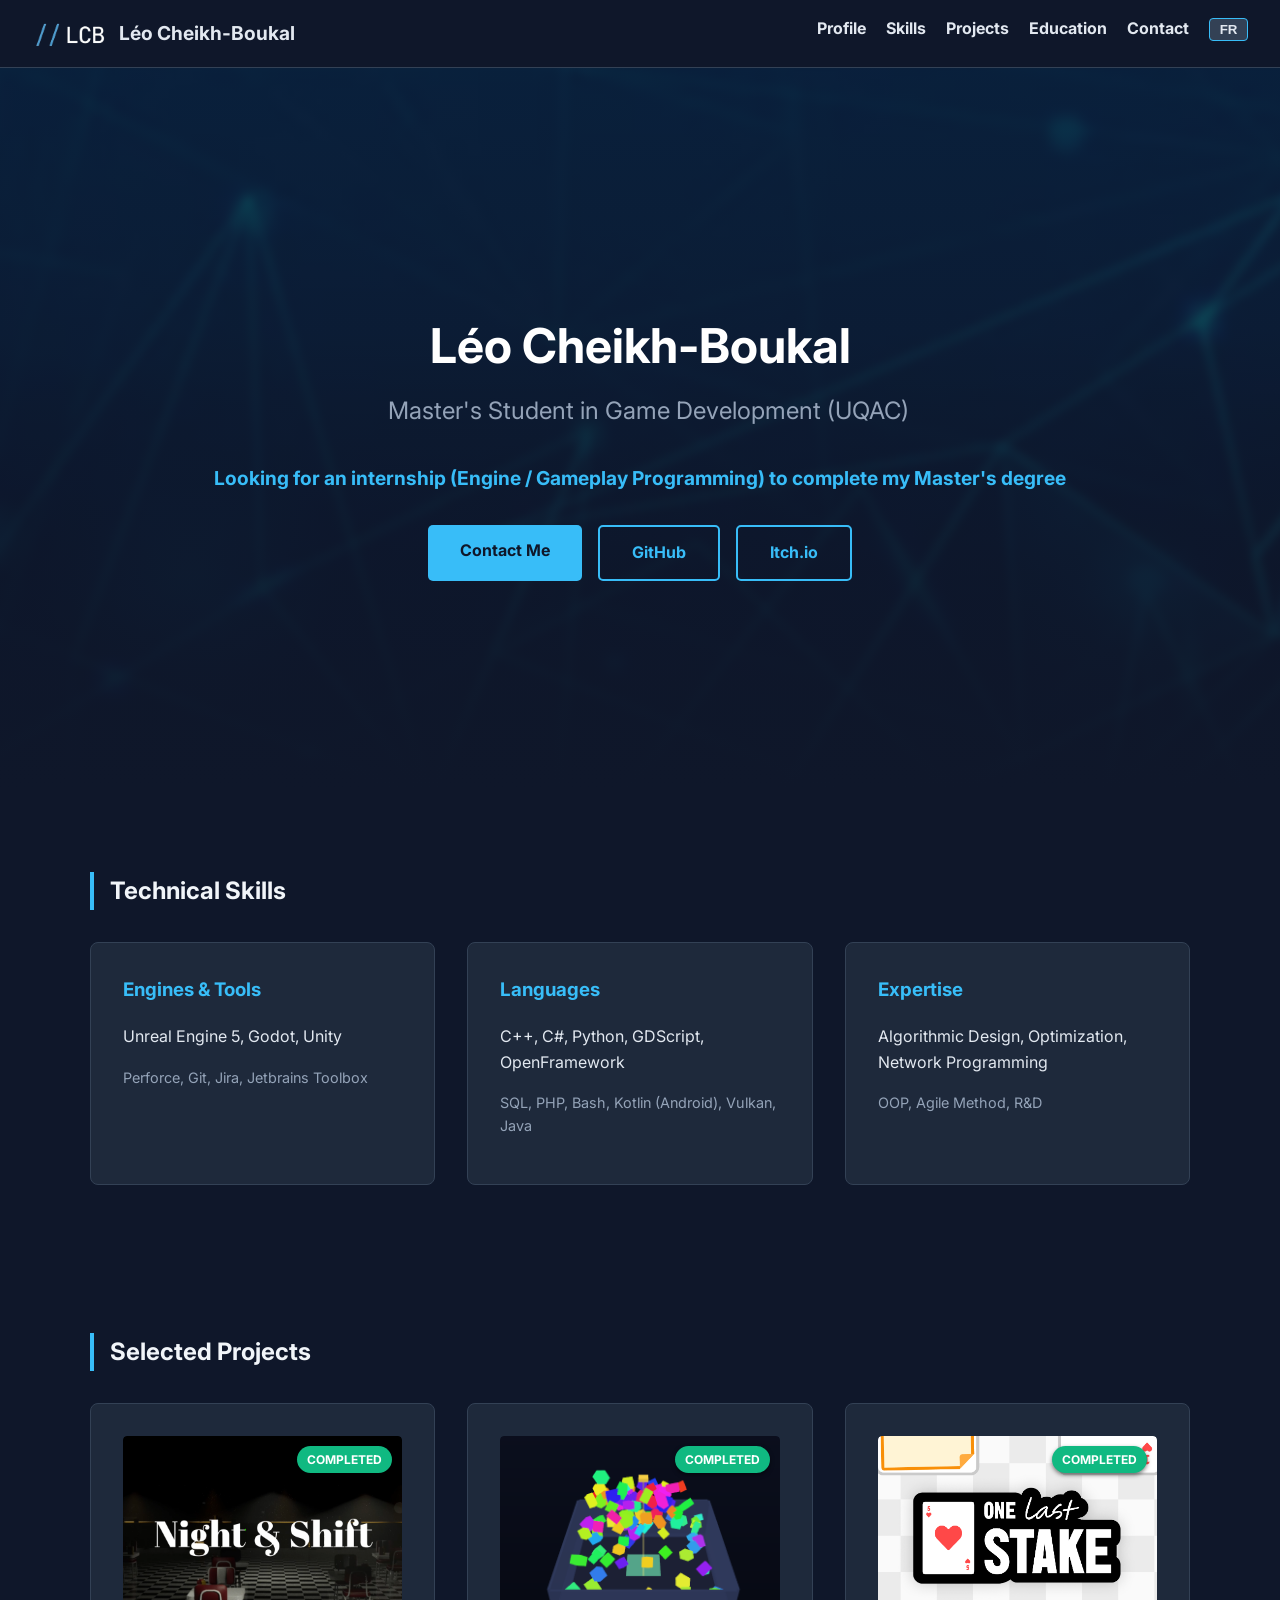
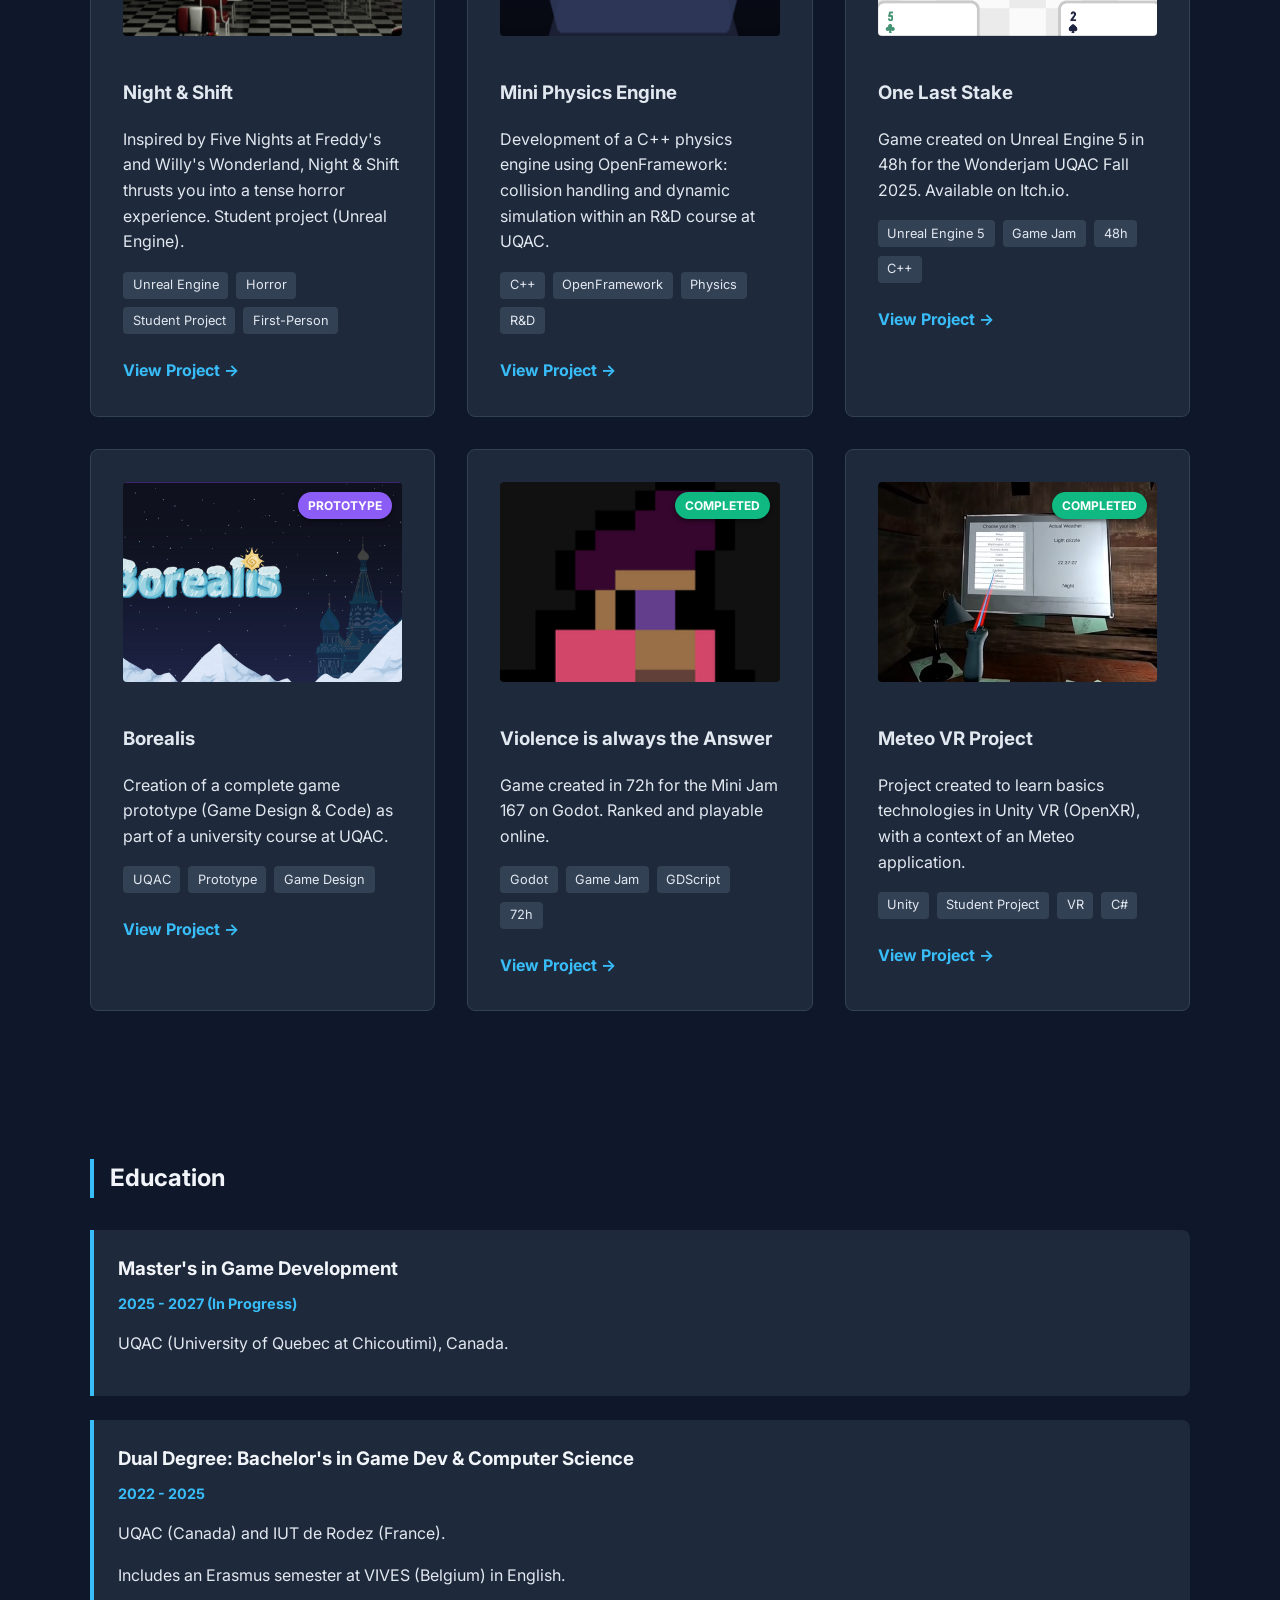
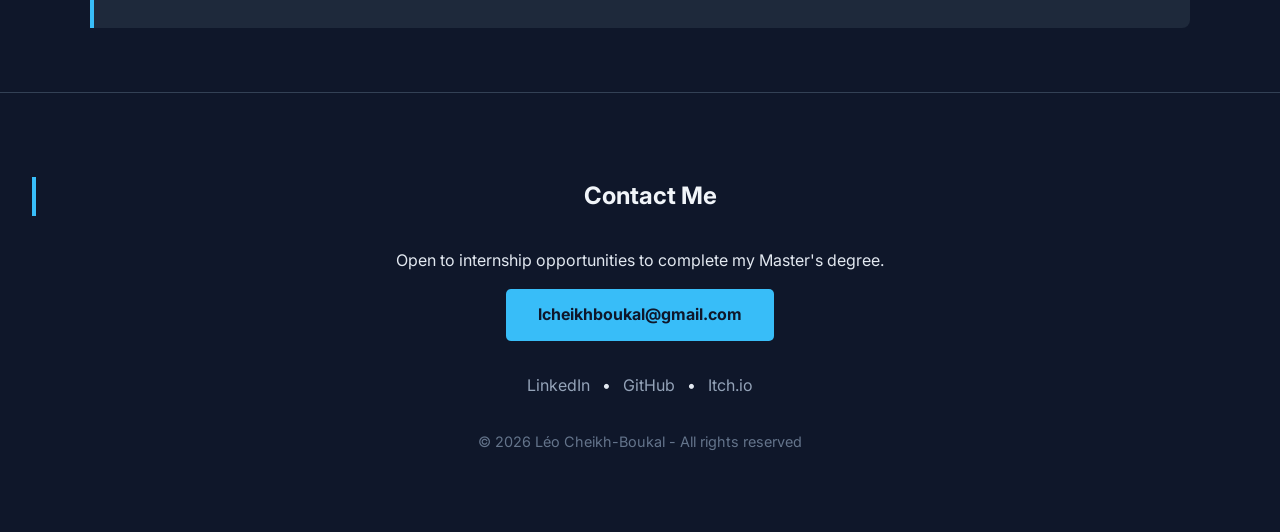
<file: index.html>
﻿<!DOCTYPE html>
<html lang="en">
<head>
    <meta charset="UTF-8">
    <meta name="viewport" content="width=device-width, initial-scale=1.0">
    <title>Léo Cheikh-Boukal | Game Developer</title>
    <link rel="stylesheet" href="style.css">
    <link href="https://fonts.googleapis.com/css2?family=Inter:wght@400;700&display=swap" rel="stylesheet">
</head>
<body>

<nav>
    <div class="logo">
        <a href="index.html" class="logo-link">
            <img src="Assets/LogoLCB.png" alt="// LCB Logo">
            <span class="site-title">Léo Cheikh-Boukal</span>
        </a>
    </div>
    <ul>
        <li><a href="#about" data-i18n="nav.profile">Profile</a></li>
        <li><a href="#skills" data-i18n="nav.skills">Skills</a></li>
        <li><a href="#projects" data-i18n="nav.projects">Projects</a></li>
        <li><a href="#education" data-i18n="nav.education">Education</a></li>
        <li><a href="#contact" data-i18n="nav.contact">Contact</a></li>
        <li><button id="lang-toggle" class="lang-btn">FR</button></li>
    </ul>
</nav>

<header id="about" style="--bg-image: url('Assets/baniere_accueil.png');">
    <div class="hero-content">
        <h1>Léo Cheikh-Boukal</h1>
        <h2 data-i18n="hero.role">Master's Student in Game Development (UQAC)</h2>
        <p class="highlight" data-i18n="hero.looking_for">Looking for an internship (Engine / Gameplay Programming) to complete my Master's degree</p>
        <div class="hero-btns">
            <a href="#contact" class="btn" data-i18n="hero.contact_me">Contact Me</a>
            <a href="https://github.com/Leptar" target="_blank" class="btn btn-outline">GitHub</a>
            <a href="https://leptar.itch.io/" target="_blank" class="btn btn-outline">Itch.io</a>
        </div>
    </div>
</header>

<section id="skills" class="container">
    <h2 data-i18n="skills.title">Technical Skills</h2>
    <div class="skills-grid">
        <div class="skill-card">
            <h3 data-i18n="skills.engines">Engines & Tools</h3>
            <p>Unreal Engine 5, Godot, Unity</p>
            <p class="sub-skill">Perforce, Git, Jira, Jetbrains Toolbox</p>
        </div>
        <div class="skill-card">
            <h3 data-i18n="skills.languages">Languages</h3>
            <p>C++, C#, Python, GDScript, OpenFramework</p>
            <p class="sub-skill">SQL, PHP, Bash, Kotlin (Android), Vulkan, Java</p>
        </div>
        <div class="skill-card">
            <h3 data-i18n="skills.expertise">Expertise</h3>
            <p data-i18n="skills.expertise.desc">Algorithmic Design, Optimization, Network Programming</p>
            <p class="sub-skill" data-i18n="skills.expertise.sub">OOP, Agile Method, R&D</p>
        </div>
    </div>
</section>

<section id="projects" class="container">
    <h2 data-i18n="projects.title">Selected Projects</h2>
    <div class="projects-grid" id="projects-container">
    </div>
</section>

<section id="education" class="container">
    <h2 data-i18n="education.title">Education</h2>
    <div class="timeline">
        <div class="timeline-item">
            <h3 data-i18n="education.master">Master's in Game Development</h3>
            <span class="date" data-i18n="education.master.date">2025 - 2027 (In Progress)</span>
            <p data-i18n="education.master.desc">UQAC (University of Quebec at Chicoutimi), Canada.</p>
        </div>
        <div class="timeline-item">
            <h3 data-i18n="education.bachelor">Dual Degree: Bachelor's in Game Dev & Computer Science</h3>
            <span class="date">2022 - 2025</span>
            <p data-i18n="education.bachelor.desc">UQAC (Canada) and IUT de Rodez (France).</p>
            <p data-i18n="education.bachelor.sub"><em>Includes an Erasmus semester at VIVES (Belgium) in English.</em></p>
        </div>
    </div>
</section>

<footer id="contact">
    <h2 data-i18n="contact.title">Contact Me</h2>
    <p data-i18n="contact.desc">Open to internship opportunities to complete my Master's degree.</p>
    <a href="mailto:lcheikhboukal@gmail.com" class="btn">lcheikhboukal@gmail.com</a>
    <div class="social-links">
        <a href="https://www.linkedin.com/in/léo-cheikh-boukal-95b094330" target="_blank">LinkedIn</a> •
        <a href="https://github.com/Leptar" target="_blank">GitHub</a> •
        <a href="https://leptar.itch.io/" target="_blank">Itch.io</a>
    </div>
    <p class="copyright" data-i18n="contact.rights">&copy; 2026 Léo Cheikh-Boukal - All rights reserved</p>
</footer>

<script src="translations.js"></script>
<script src="i18n.js"></script>
<script src="script.js"></script>
</body>
</html>
</file>
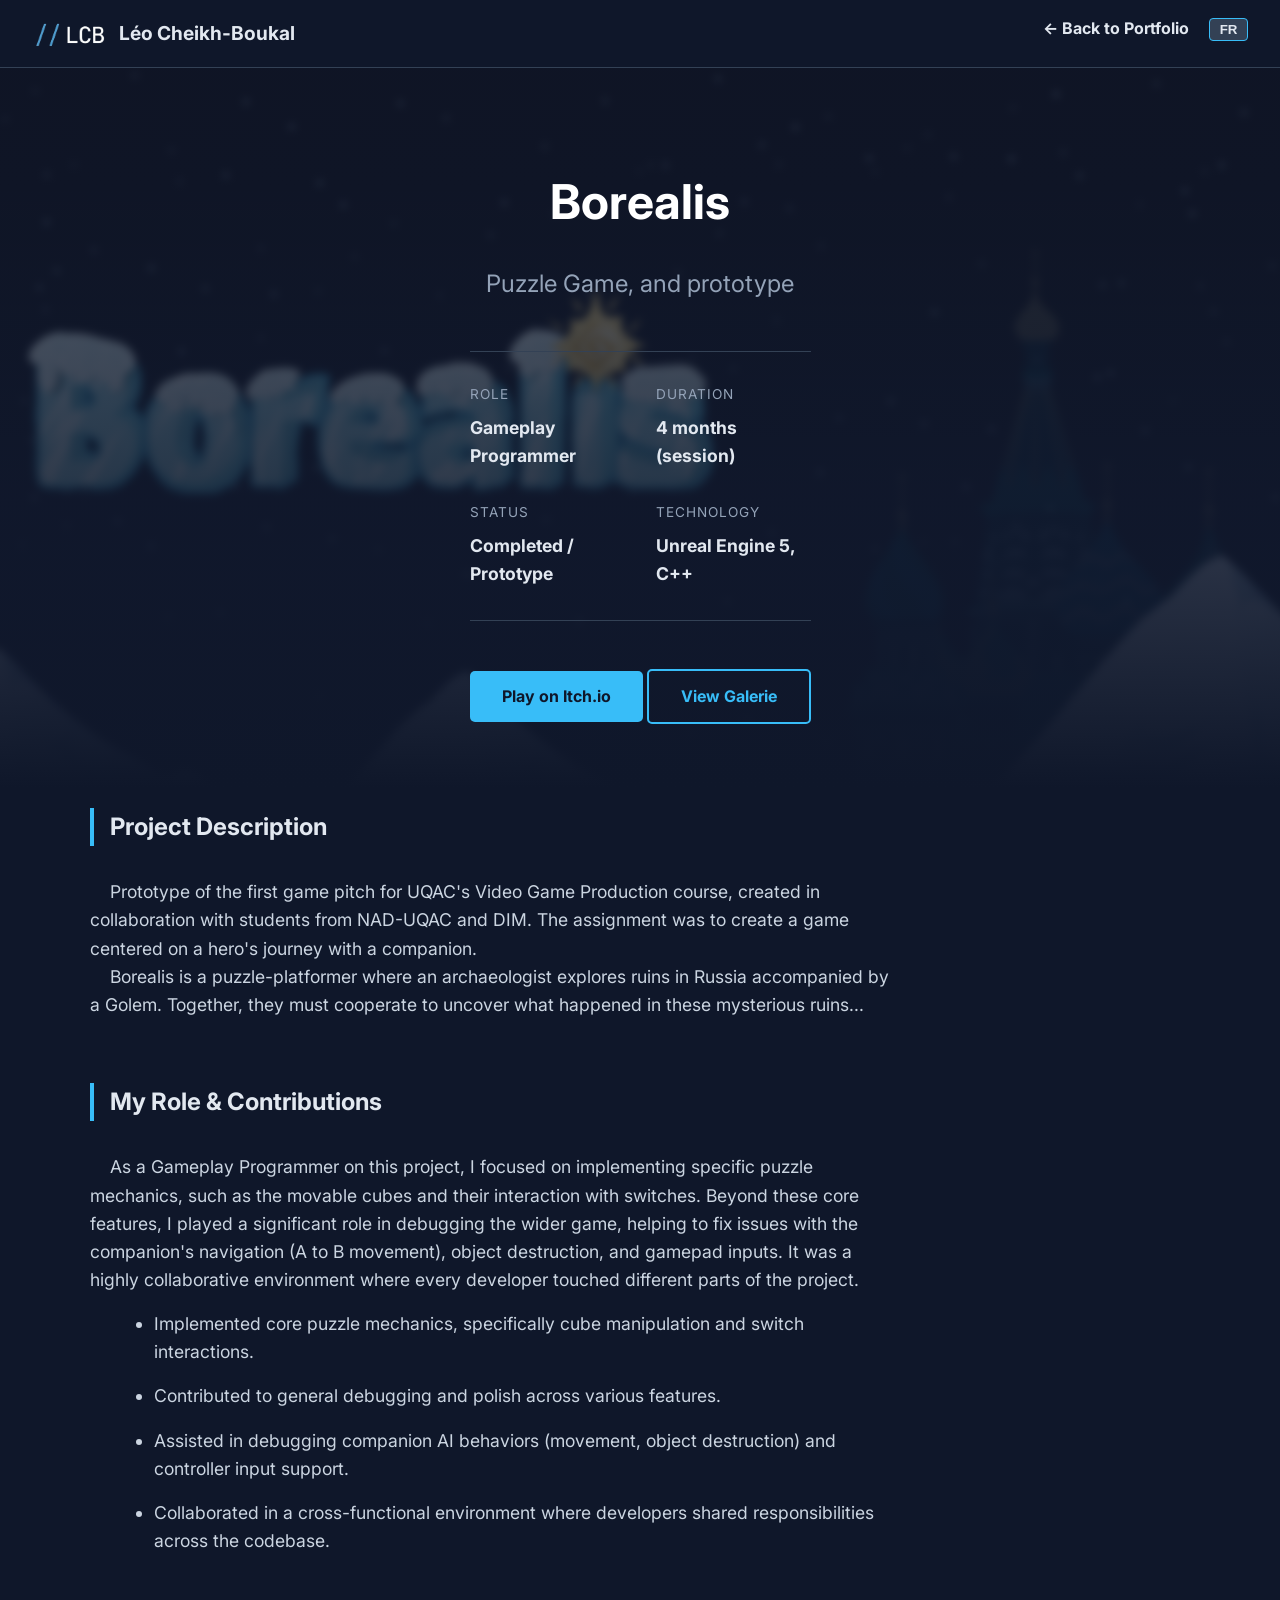
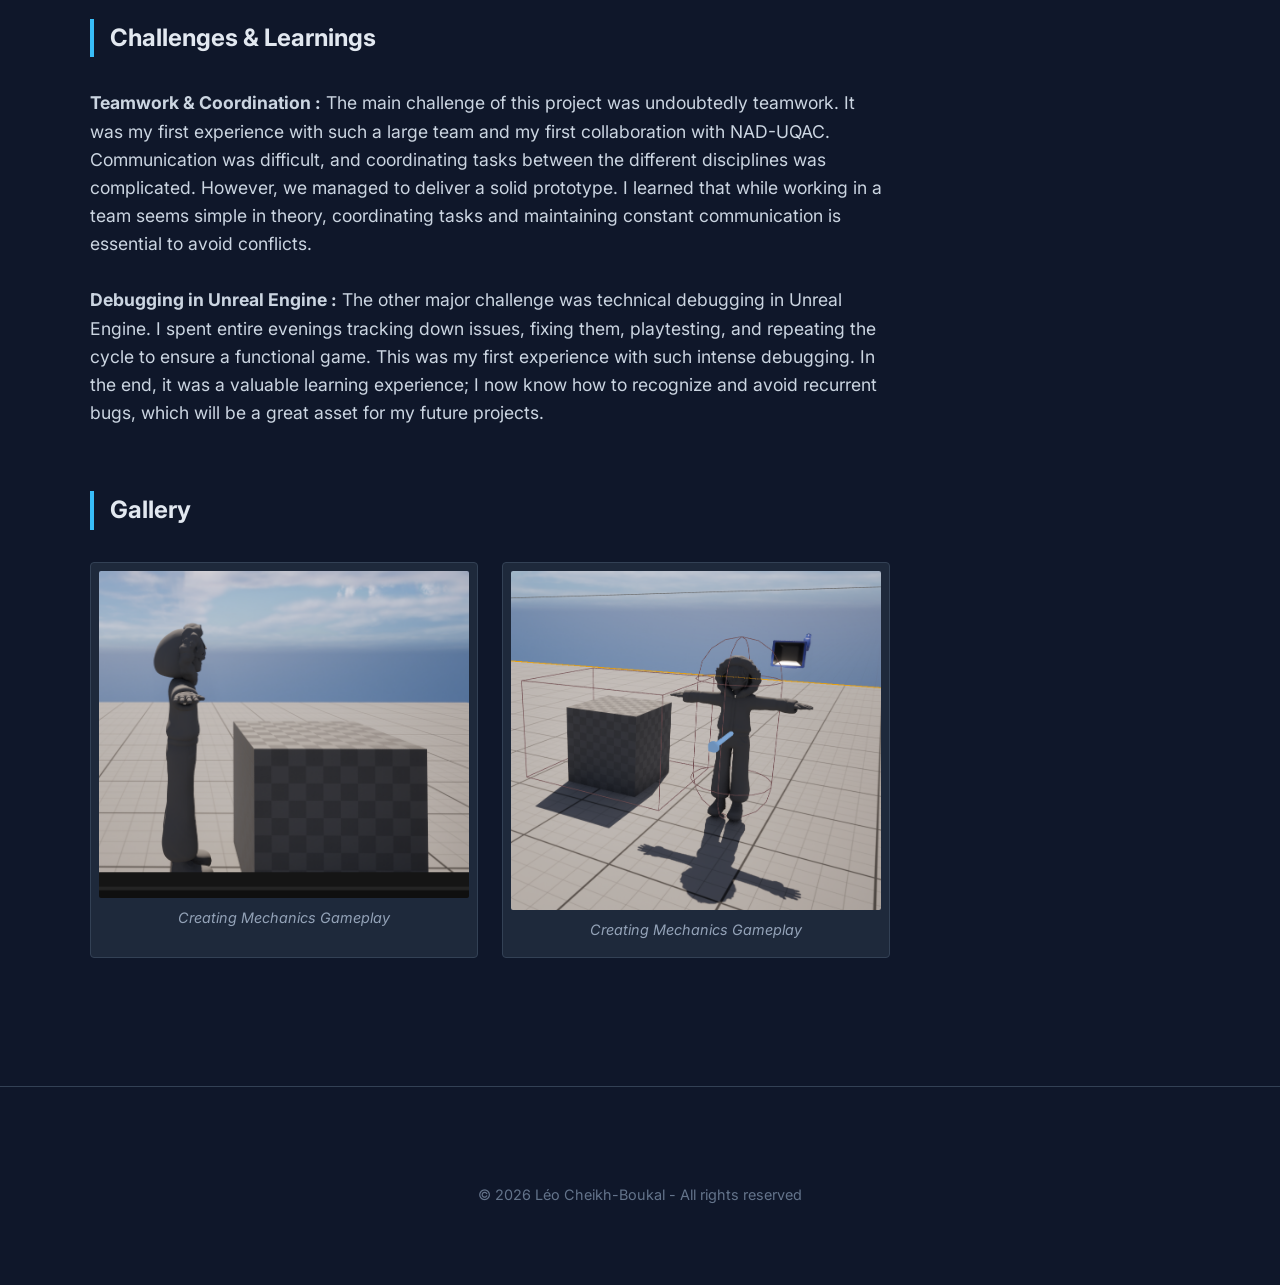
<file: projects/Borealis.html>
﻿<!DOCTYPE html>
<html lang="en">
<head>
    <meta charset="UTF-8">
    <meta name="viewport" content="width=device-width, initial-scale=1.0">
    <title>Boréalis | Léo Cheikh-Boukal</title>
    <link rel="stylesheet" href="../style.css">
    <link href="https://fonts.googleapis.com/css2?family=Inter:wght@400;700&display=swap" rel="stylesheet">
</head>
<body>

<nav>
    <div class="logo">
        <a href="../index.html" class="logo-link">
            <img src="../Assets/LogoLCB.png" alt="// LCB Logo">
            <span class="site-title">Léo Cheikh-Boukal</span>
        </a>
    </div>
    <ul>
        <li><a href="../index.html#projects"><span data-i18n="nav.back">← Back to Portfolio</span></a></li>
        <li><button id="lang-toggle" class="lang-btn">FR</button></li>
    </ul>
</nav>

<header style="--bg-image: url('Assets/Borealis.png');">
    <div class="container">
        <h1>Borealis</h1> 
        <p class="subtitle">Puzzle Game, and prototype</p>

        <div class="project-meta-grid">
            <div class="meta-item">
                <span class="meta-label" data-i18n="project.meta.role">Role</span>
                <span class="meta-value">Gameplay Programmer</span>
            </div>
            <div class="meta-item">
                <span class="meta-label" data-i18n="project.meta.duration">Duration</span>
                <span class="meta-value">4 months (session)</span>
            </div>
            <div class="meta-item">
                <span class="meta-label" data-i18n="project.meta.status">Status</span>
                <span class="meta-value">Completed / Prototype</span>
            </div>
            <div class="meta-item">
                <span class="meta-label" data-i18n="project.meta.technology">Technology</span>
                <span class="meta-value">Unreal Engine 5, C++</span>
            </div>
        </div>

        <div class="project-links">
            <a href="https://tomdouaud.itch.io/borealis" target="_blank" class="btn" data-i18n="project.play_itch">Play on Itch.io</a>
            <a href="#Galerie" target="_self" class="btn btn-outline">View Galerie</a>
        </div>
    </div>
</header>

<main class="container project-content">
    <div class="content-block">
        <h2 data-i18n="project.desc.title">Project Description</h2>
        <p>
            &nbsp&nbsp&nbsp&nbspPrototype of the first game pitch for UQAC's Video Game Production course, created in collaboration with students from NAD-UQAC and DIM. The assignment was to create a game centered on a hero's journey with a companion.
             <br/>
            &nbsp&nbsp&nbsp&nbspBorealis is a puzzle-platformer where an archaeologist explores ruins in Russia accompanied by a Golem. Together, they must cooperate to uncover what happened in these mysterious ruins...
        </p>
    </div>

    <div class="content-block">
        <h2 data-i18n="project.role.title">My Role & Contributions</h2>
        <p>
            &nbsp;&nbsp;&nbsp;&nbsp;As a Gameplay Programmer on this project, I focused on implementing specific puzzle mechanics, such as the movable cubes and their interaction with switches. Beyond these core features, I played a significant role in debugging the wider game, helping to fix issues with the companion's navigation (A to B movement), object destruction, and gamepad inputs. It was a highly collaborative environment where every developer touched different parts of the project.
        </p>
        <ul>
            <li>Implemented core puzzle mechanics, specifically cube manipulation and switch interactions.</li>
            <li>Contributed to general debugging and polish across various features.</li>
            <li>Assisted in debugging companion AI behaviors (movement, object destruction) and controller input support.</li>
            <li>Collaborated in a cross-functional environment where developers shared responsibilities across the codebase.</li>
    </ul>
    </div>

    <div class="content-block">
        <h2 data-i18n="project.challenges.title">Challenges & Learnings</h2>
        <p>
            <strong>Teamwork & Coordination :</strong> The main challenge of this project was undoubtedly teamwork. It was my first experience with such a large team and my first collaboration with NAD-UQAC. Communication was difficult, and coordinating tasks between the different disciplines was complicated. However, we managed to deliver a solid prototype. I learned that while working in a team seems simple in theory, coordinating tasks and maintaining constant communication is essential to avoid conflicts.
            <br/>
            <br/>
            <strong>Debugging in Unreal Engine :</strong> The other major challenge was technical debugging in Unreal Engine. I spent entire evenings tracking down issues, fixing them, playtesting, and repeating the cycle to ensure a functional game. This was my first experience with such intense debugging. In the end, it was a valuable learning experience; I now know how to recognize and avoid recurrent bugs, which will be a great asset for my future projects.
        </p>
    </div>

    <div class="content-block" id="Galerie">
        <h2>Gallery</h2>
        <div class="gallery-grid">
            <figure>
                <img src="../Assets/borealis1.png" alt="Editor dev">
                <figcaption>Creating Mechanics Gameplay</figcaption>
            </figure>
            <figure>
                <img src="../Assets/borealis2.png" alt="Editor dev">
                <figcaption>Creating Mechanics Gameplay</figcaption>
            </figure>
        </div>
    </div>

</main>

<footer id="contact">
    <p class="copyright" data-i18n="contact.rights">&copy; 2026 Léo Cheikh-Boukal - All rights reserved</p>
</footer>

<script src="../translations.js"></script>
<script src="../i18n.js"></script>
</body>
</html>
</file>
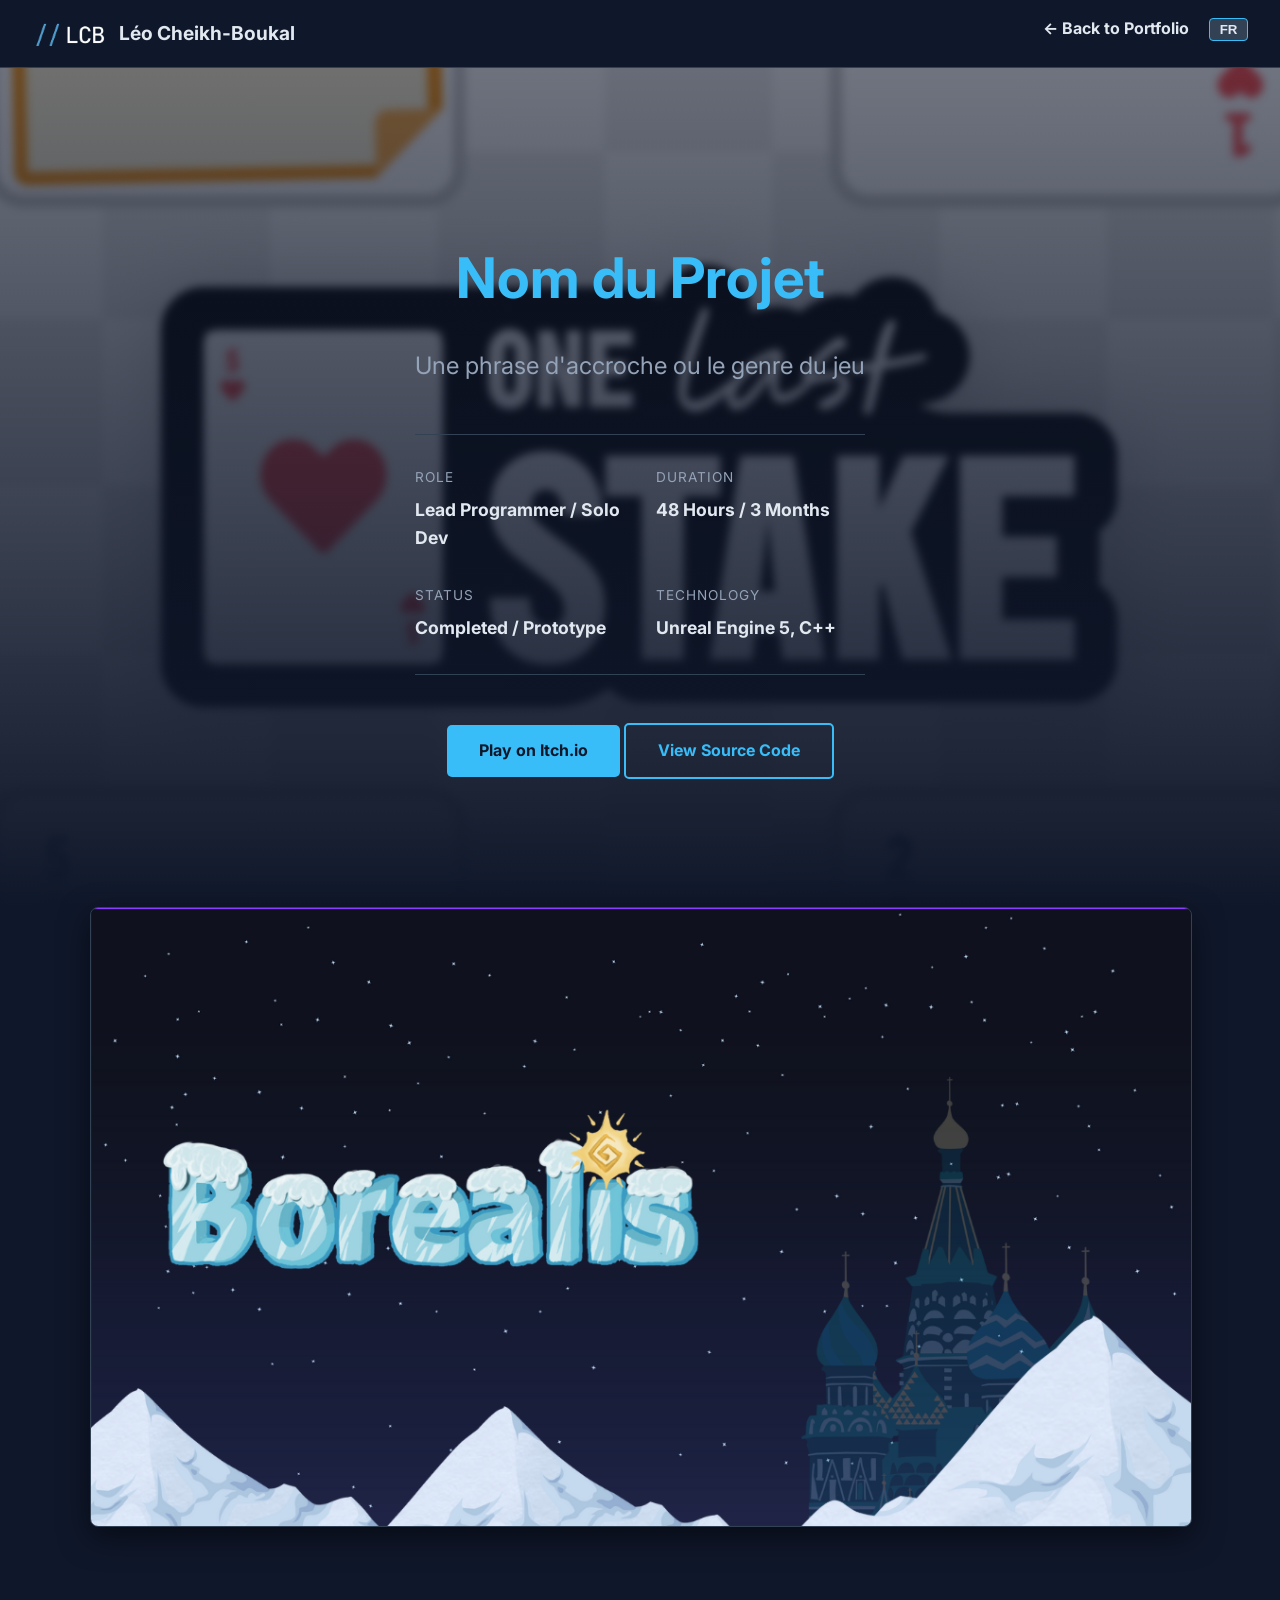
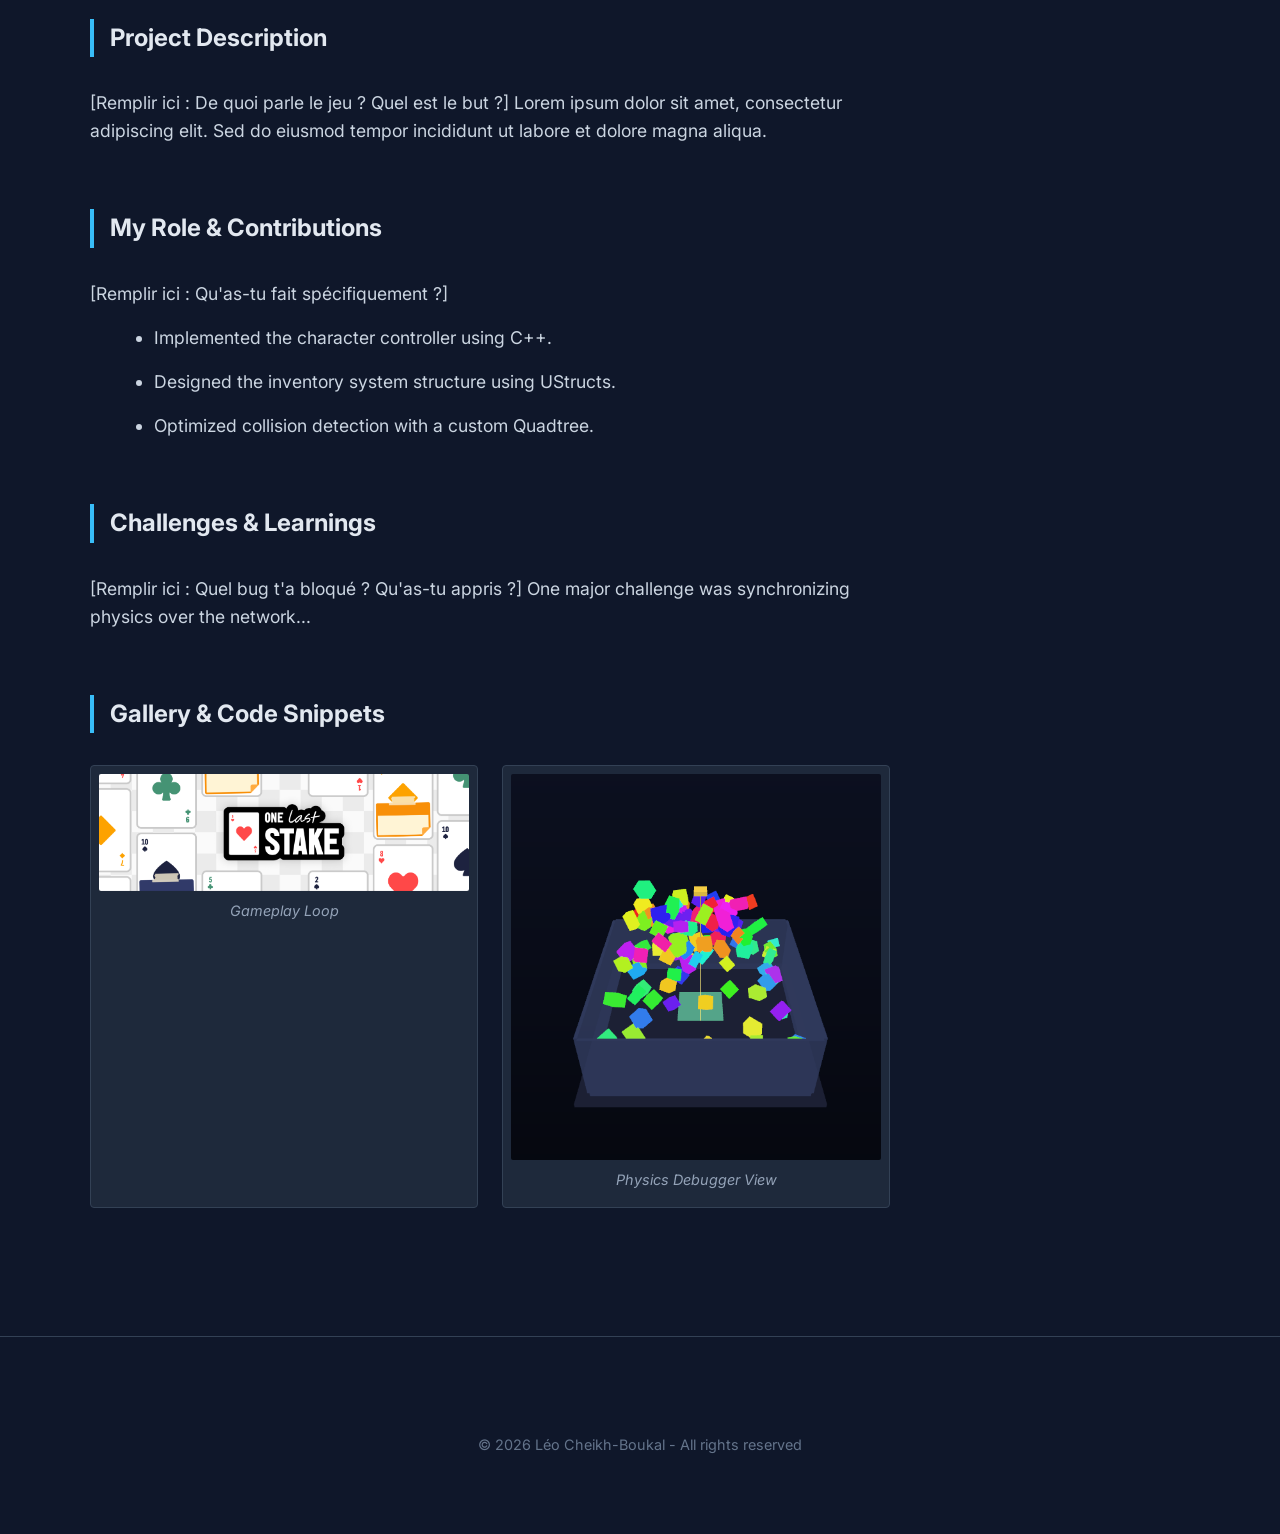
<file: projects/CorpJackers.html>
﻿<!DOCTYPE html>
<html lang="en">
<head>
    <meta charset="UTF-8">
    <meta name="viewport" content="width=device-width, initial-scale=1.0">
    <title>Project Name | Léo Cheikh-Boukal</title>
    <link rel="stylesheet" href="../style.css">
    <link href="https://fonts.googleapis.com/css2?family=Inter:wght@400;700&display=swap" rel="stylesheet">
</head>
<body>

<nav>
    <div class="logo">
        <a href="../index.html" class="logo-link">
            <img src="../Assets/LogoLCB.png" alt="// LCB Logo">
            <span class="site-title">Léo Cheikh-Boukal</span>
        </a>
    </div>
    <ul>
        <li><a href="../index.html"><span data-i18n="nav.back">← Back to Portfolio</span></a></li>
        <li><button id="lang-toggle" class="lang-btn">FR</button></li>
    </ul>
</nav>

<header class="project-header" style="--bg-image: url('../Assets/OnelastStake.png');">
    <div class="container">
        <h1>Nom du Projet</h1> <p class="subtitle">Une phrase d'accroche ou le genre du jeu</p>

        <div class="project-meta-grid">
            <div class="meta-item">
                <span class="meta-label" data-i18n="project.meta.role">Role</span>
                <span class="meta-value">Lead Programmer / Solo Dev</span>
            </div>
            <div class="meta-item">
                <span class="meta-label" data-i18n="project.meta.duration">Duration</span>
                <span class="meta-value">48 Hours / 3 Months</span>
            </div>
            <div class="meta-item">
                <span class="meta-label" data-i18n="project.meta.status">Status</span>
                <span class="meta-value">Completed / Prototype</span>
            </div>
            <div class="meta-item">
                <span class="meta-label" data-i18n="project.meta.technology">Technology</span>
                <span class="meta-value">Unreal Engine 5, C++</span>
            </div>
        </div>

        <div class="project-links">
            <a href="#" target="_blank" class="btn" data-i18n="project.play_itch">Play on Itch.io</a>
            <a href="#" target="_blank" class="btn btn-outline">View Source Code</a>
        </div>
    </div>
</header>

<main class="container project-content">

    <img src="../Assets/Borealis.png" alt="Main Project Screenshot" class="main-project-image">

    <div class="content-block">
        <h2 data-i18n="project.desc.title">Project Description</h2>
        <p>
            [Remplir ici : De quoi parle le jeu ? Quel est le but ?]
            Lorem ipsum dolor sit amet, consectetur adipiscing elit. Sed do eiusmod tempor incididunt ut labore et dolore magna aliqua.
        </p>
    </div>

    <div class="content-block">
        <h2 data-i18n="project.role.title">My Role & Contributions</h2>
        <p>
            [Remplir ici : Qu'as-tu fait spécifiquement ?]
        </p>
        <ul>
            <li>Implemented the character controller using C++.</li>
            <li>Designed the inventory system structure using UStructs.</li>
            <li>Optimized collision detection with a custom Quadtree.</li>
    </ul>
    </div>

    <div class="content-block">
        <h2 data-i18n="project.challenges.title">Challenges & Learnings</h2>
        <p>
            [Remplir ici : Quel bug t'a bloqué ? Qu'as-tu appris ?]
            One major challenge was synchronizing physics over the network...
        </p>
    </div>

    <div class="content-block">
        <h2 data-i18n="project.gallery.title">Gallery & Code Snippets</h2>
        <div class="gallery-grid">
            <figure>
                <img src="../Assets/OneLastStake.png" alt="Gameplay Screenshot">
                <figcaption>Gameplay Loop</figcaption>
            </figure>
            <figure>
                <img src="../Assets/Moteur.png" alt="Code Editor Screenshot">
                <figcaption>Physics Debugger View</figcaption>
            </figure>
        </div>
    </div>

</main>

<footer id="contact">
    <p class="copyright" data-i18n="contact.rights">&copy; 2026 Léo Cheikh-Boukal - All rights reserved</p>
</footer>

<script src="../translations.js"></script>
<script src="../i18n.js"></script>
</body>
</html>
</file>
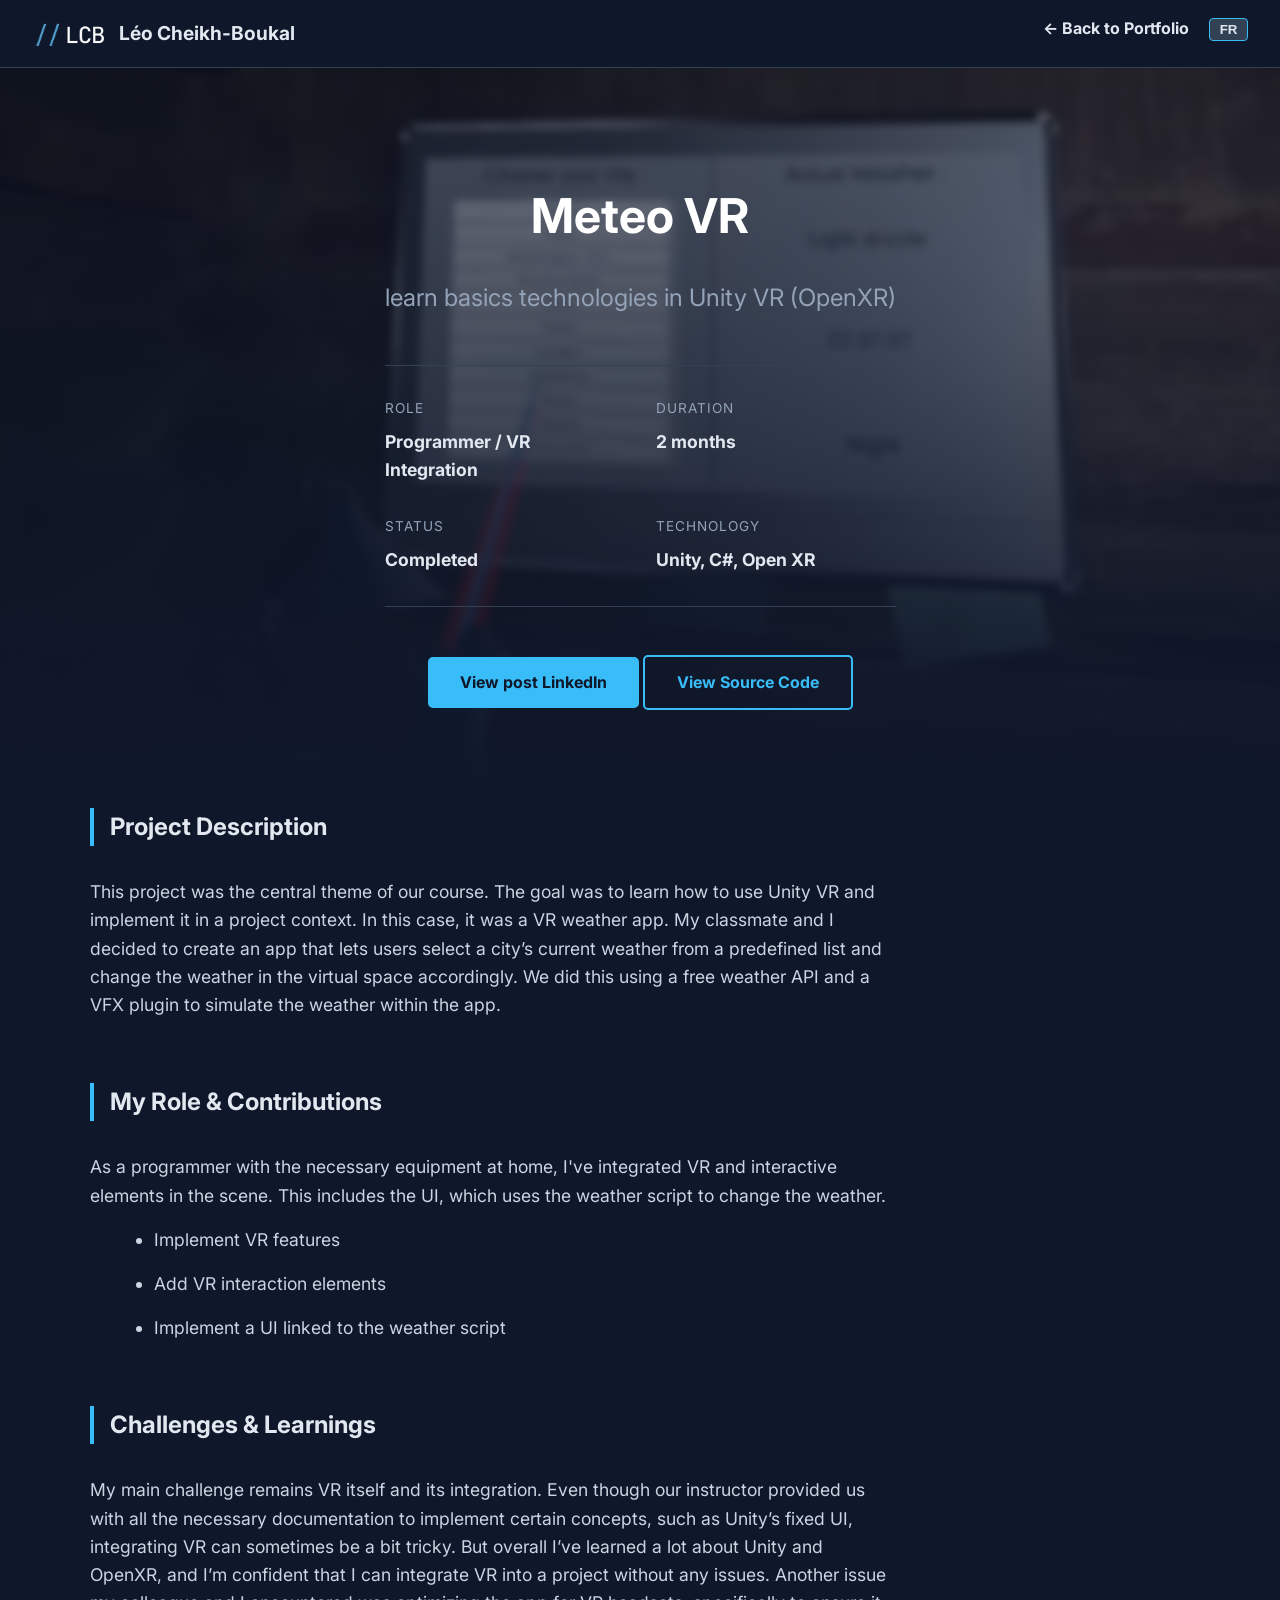
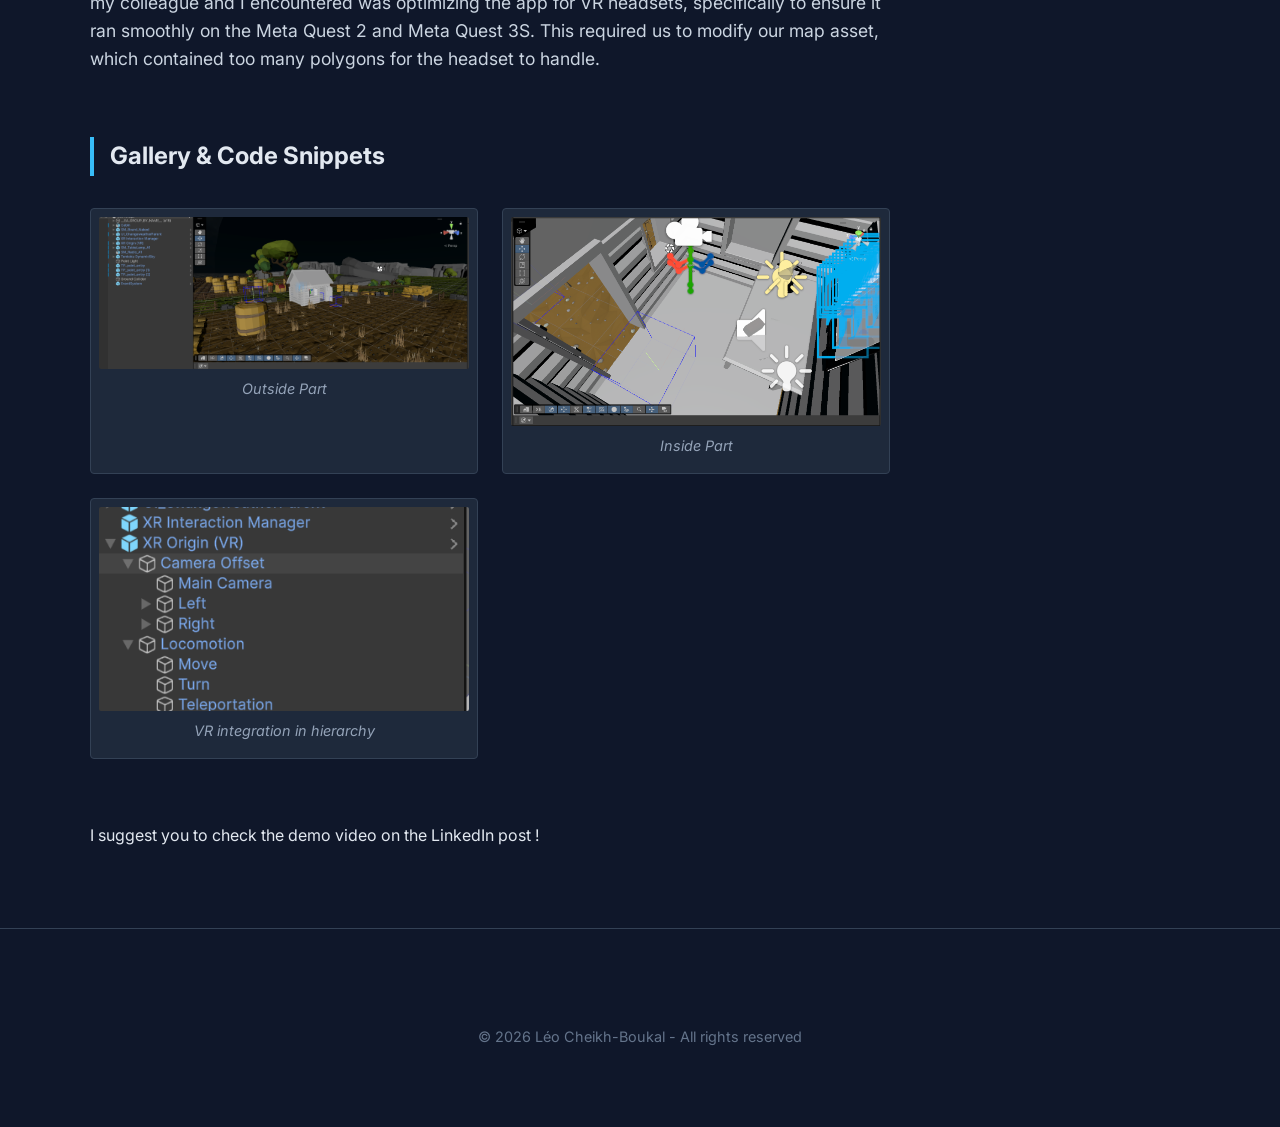
<file: projects/MeteoVR.html>
﻿<!DOCTYPE html>
<html lang="en">
<head>
    <meta charset="UTF-8">
    <meta name="viewport" content="width=device-width, initial-scale=1.0">
    <title>Meteo VR | Léo Cheikh-Boukal</title>
    <link rel="stylesheet" href="../style.css">
    <link href="https://fonts.googleapis.com/css2?family=Inter:wght@400;700&display=swap" rel="stylesheet">
</head>
<body>

<nav>
    <div class="logo">
        <a href="../index.html" class="logo-link">
            <img src="../Assets/LogoLCB.png" alt="// LCB Logo">
            <span class="site-title">Léo Cheikh-Boukal</span>
        </a>
    </div>
    <ul>
        <li><a href="../index.html"><span data-i18n="nav.back">← Back to Portfolio</span></a></li>
        <li><button id="lang-toggle" class="lang-btn">FR</button></li>
    </ul>
</nav>

<header style="--bg-image: url('Assets/MeteoVR.png');">
    <div class="container">
        <h1>Meteo VR</h1> <p class="subtitle">learn basics technologies in Unity VR (OpenXR)</p>

        <div class="project-meta-grid">
            <div class="meta-item">
                <span class="meta-label" data-i18n="project.meta.role">Role</span>
                <span class="meta-value">Programmer / VR Integration</span>
            </div>
            <div class="meta-item">
                <span class="meta-label" data-i18n="project.meta.duration">Duration</span>
                <span class="meta-value">2 months</span>
            </div>
            <div class="meta-item">
                <span class="meta-label" data-i18n="project.meta.status">Status</span>
                <span class="meta-value">Completed </span>
            </div>
            <div class="meta-item">
                <span class="meta-label" data-i18n="project.meta.technology">Technology</span>
                <span class="meta-value">Unity, C#, Open XR</span>
            </div>
        </div>

        <div class="project-links">
            <a href="https://www.linkedin.com/feed/update/urn:li:activity:7442540816645980160/?originTrackingId=yAZWPa62G%2FKs%2BoRkMKrhRA%3D%3D" target="_blank" class="btn">View post LinkedIn</a>
            <a href="https://github.com/Leptar/MeteoVR" target="_blank" class="btn btn-outline">View Source Code</a>
        </div>
    </div>
</header>

<main class="container project-content">

    <div class="content-block">
        <h2 data-i18n="project.desc.title">Project Description</h2>
        <p>
            This project was the central theme of our course. The goal was to learn how to use Unity VR and
            implement it in a project context. In this case, it was a VR weather app. My classmate and I decided
            to create an app that lets users select a city’s current weather from a predefined list
            and change the weather in the virtual space accordingly. We did this using a free weather API and a
            VFX plugin to simulate the weather within the app.
        </p>
    </div>

    <div class="content-block">
        <h2 data-i18n="project.role.title">My Role & Contributions</h2>
        <p>
            As a programmer with the necessary equipment at home, I've integrated VR and interactive elements in the scene.
            This includes the UI, which uses the weather script to change the weather.
        </p>
        <ul>
            <li>Implement VR features</li>
            <li>Add VR interaction elements</li>
            <li>Implement a UI linked to the weather script</li>
    </ul>
    </div>

    <div class="content-block">
        <h2 data-i18n="project.challenges.title">Challenges & Learnings</h2>
        <p>
            My main challenge remains VR itself and its integration. Even though our instructor provided us with all the
            necessary documentation to implement certain concepts, such as Unity’s fixed UI,
            integrating VR can sometimes be a bit tricky. But overall I’ve learned a lot
            about Unity and OpenXR, and I’m confident that I can integrate VR into a project without any issues.
            Another issue my colleague and I encountered was optimizing the app for VR headsets, specifically to ensure
            it ran smoothly on the Meta Quest 2 and Meta Quest 3S. This required us to modify our map asset,
            which contained too many polygons for the headset to handle.
        </p>
    </div>

    <div class="content-block">
        <h2 data-i18n="project.gallery.title">Gallery & Code Snippets</h2>
        <div class="gallery-grid">
            <figure>
                <img src="../Assets/MeteoVR1.png" alt="View Editor 1">
                <figcaption>Outside Part</figcaption>
            </figure>
            <figure>
                <img src="../Assets/MeteoVR2.png" alt="View Editor 2">
                <figcaption>Inside Part</figcaption>
            </figure>
            <figure>
                <img src="../Assets/MeteoVR3.png" alt="View Editor 3">
                <figcaption>VR integration in hierarchy</figcaption>
            </figure>
        </div>

    </div>
    <p>I suggest you to check the demo video on the LinkedIn post ! </p>
</main>

<footer id="contact">
    <p class="copyright" data-i18n="contact.rights">&copy; 2026 Léo Cheikh-Boukal - All rights reserved</p>
</footer>

<script src="../translations.js"></script>
<script src="../i18n.js"></script>
</body>
</html>
</file>
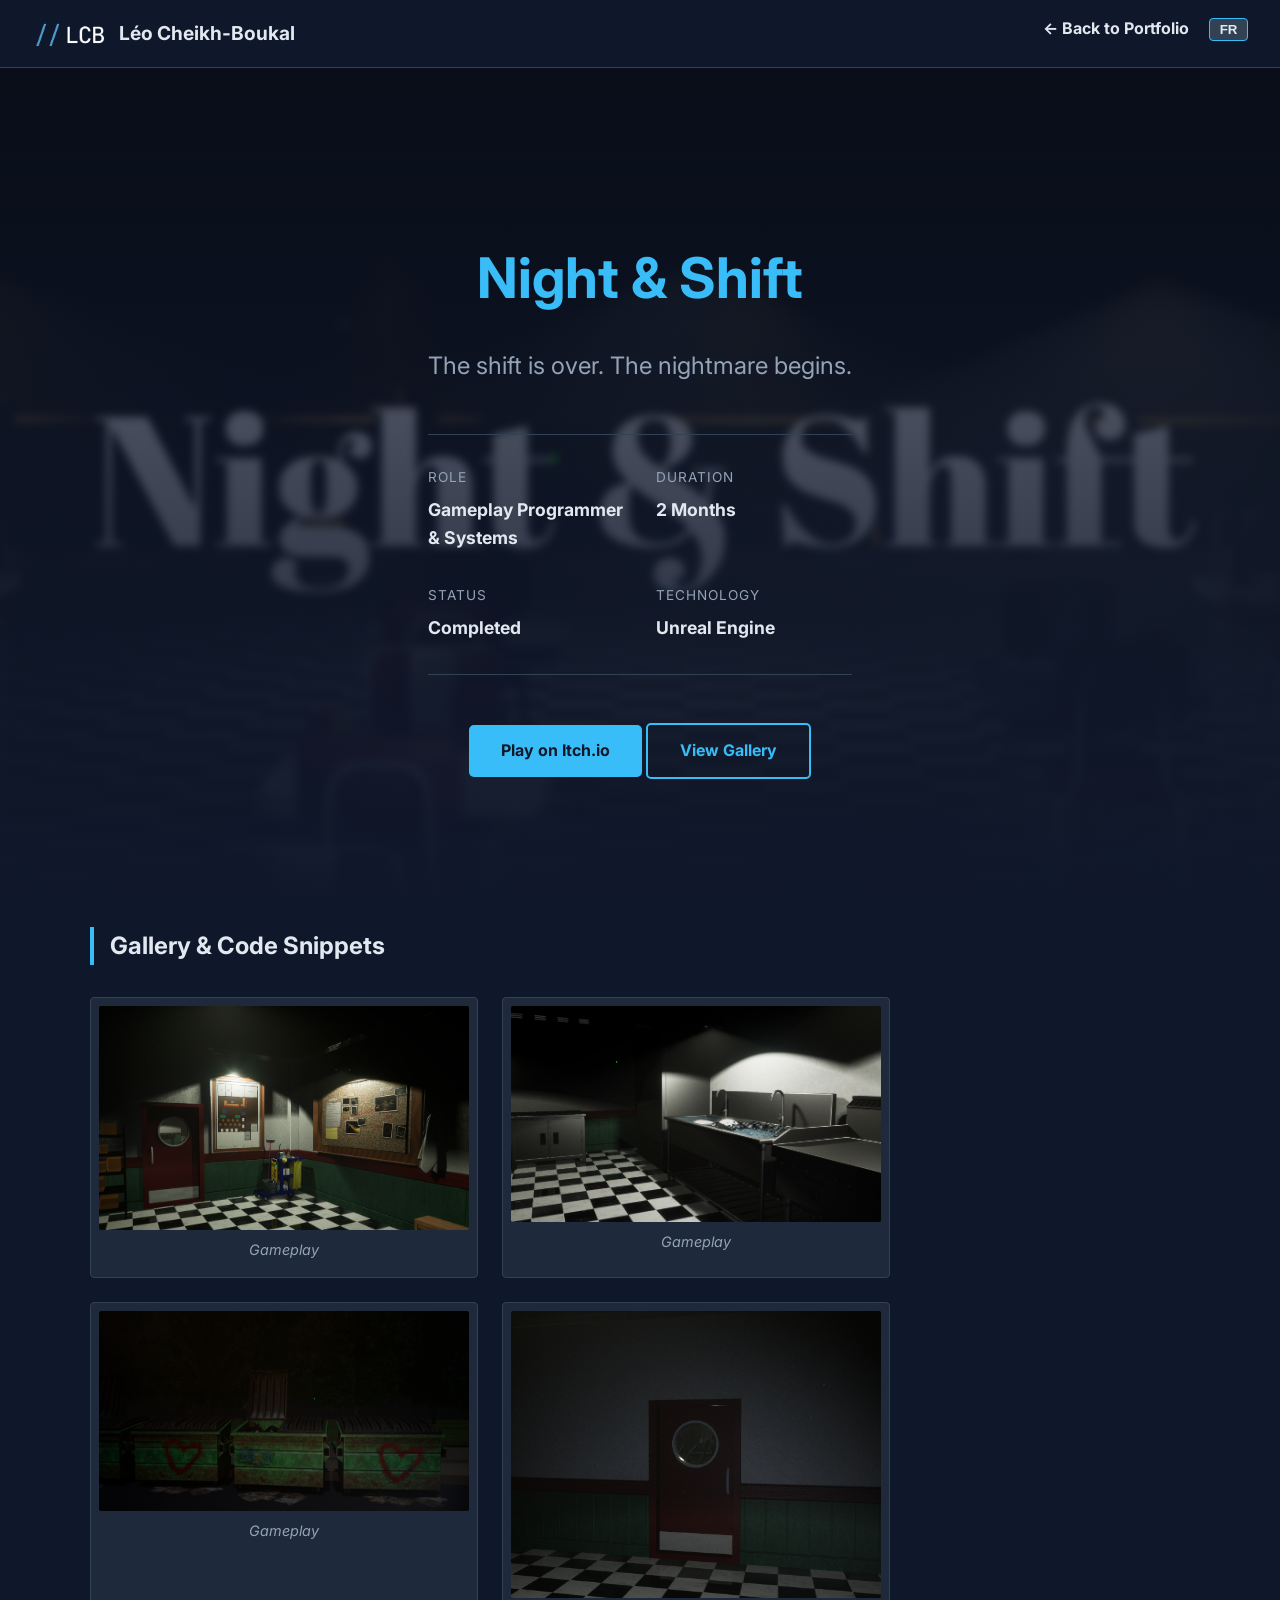
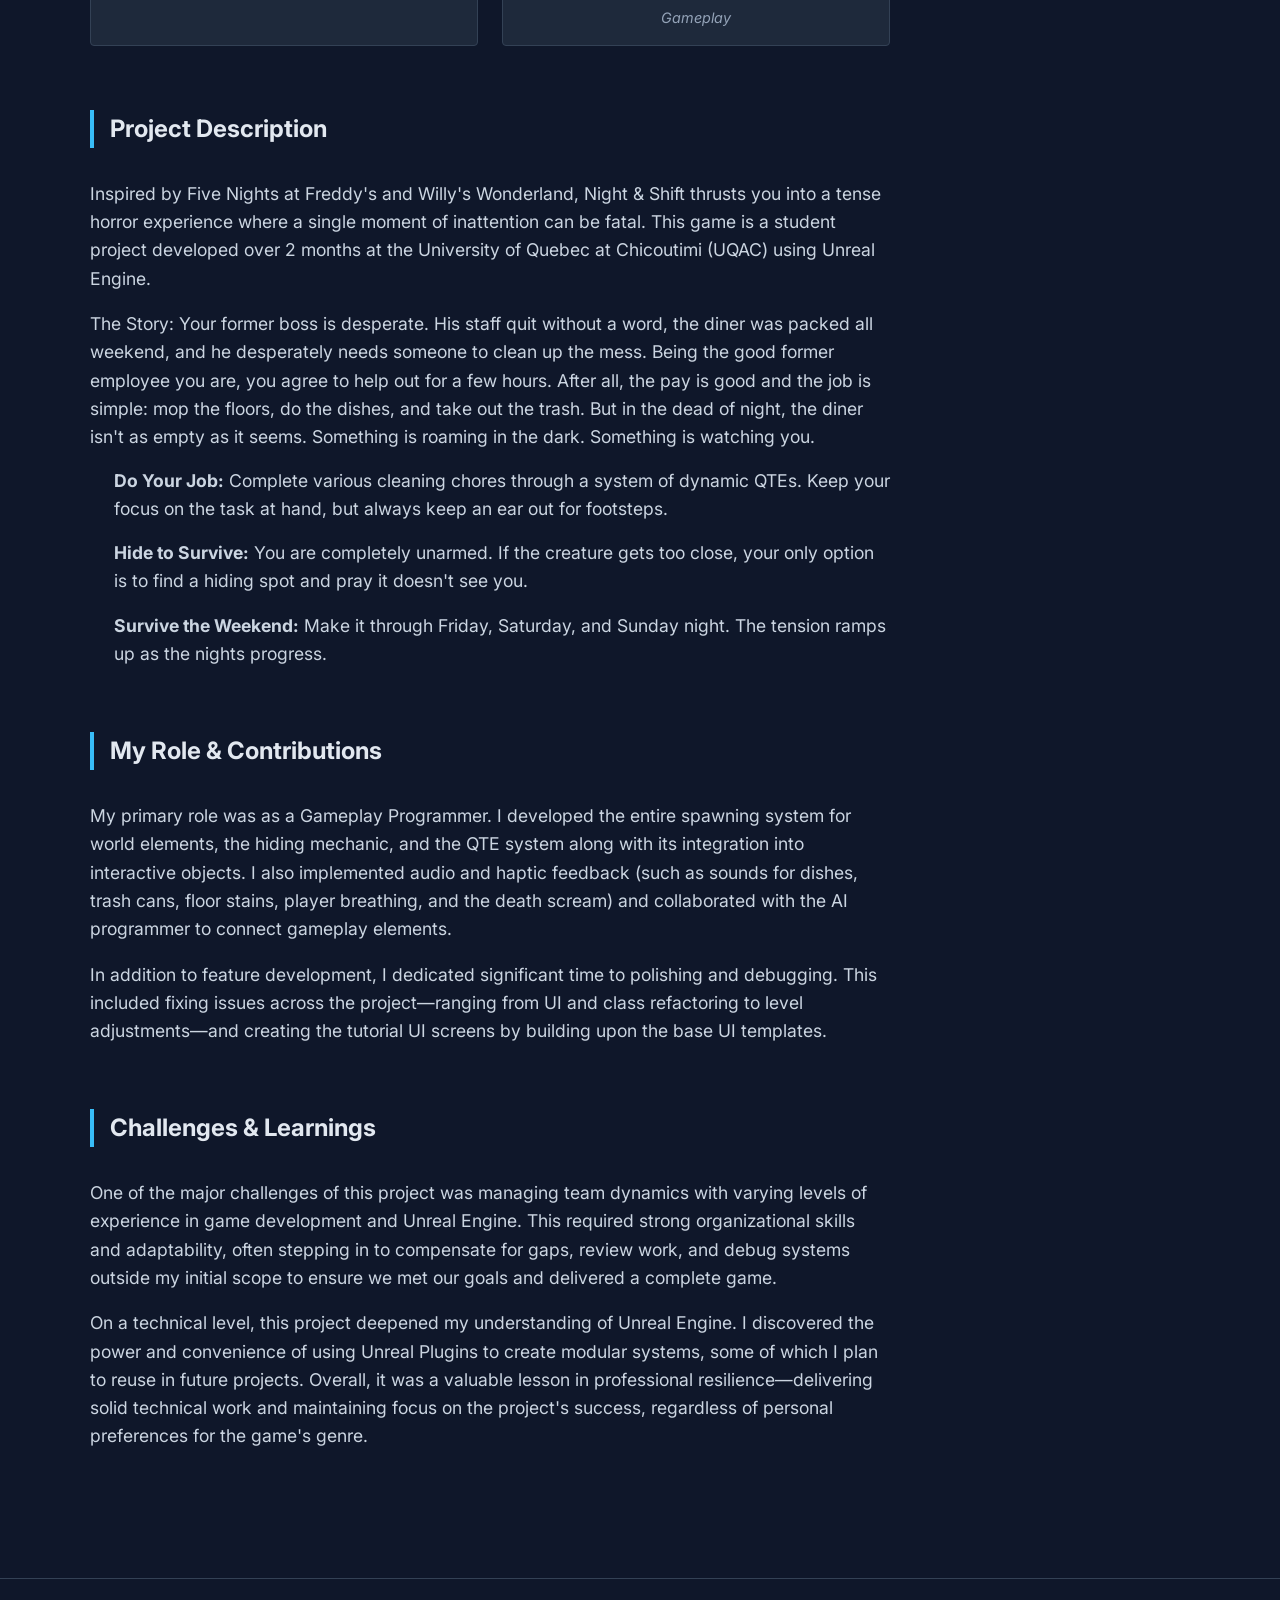
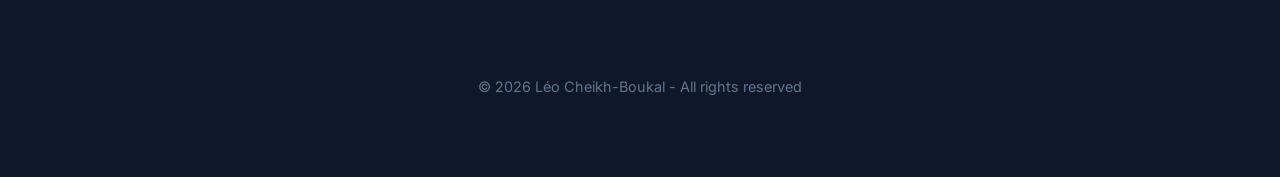
<file: projects/NightAndShift.html>
<!DOCTYPE html>
<html lang="en">
<head>
    <meta charset="UTF-8">
    <meta name="viewport" content="width=device-width, initial-scale=1.0">
    <title>Night & Shift | Léo Cheikh-Boukal</title>
    <link rel="stylesheet" href="../style.css">
    <link href="https://fonts.googleapis.com/css2?family=Inter:wght@400;700&display=swap" rel="stylesheet">
</head>
<body>

<nav>
    <div class="logo">
        <a href="../index.html" class="logo-link">
            <img src="../Assets/LogoLCB.png" alt="// LCB Logo">
            <span class="site-title">Léo Cheikh-Boukal</span>
        </a>
    </div>
    <ul>
        <li><a href="../index.html"><span data-i18n="nav.back">← Back to Portfolio</span></a></li>
        <li><button id="lang-toggle" class="lang-btn">FR</button></li>
    </ul>
</nav>

<header class="project-header" style="--bg-image: url('Assets/NS_image.png');">
    <div class="container">
        <h1>Night & Shift</h1> <p class="subtitle" data-i18n="nas.subtitle">The shift is over. The nightmare begins.</p>

        <div class="project-meta-grid">
            <div class="meta-item">
                <span class="meta-label" data-i18n="project.meta.role">Role</span>
                <span class="meta-value" data-i18n="nas.role">Gameplay Programmer & Systems</span>
            </div>
            <div class="meta-item">
                <span class="meta-label" data-i18n="project.meta.duration">Duration</span>
                <span class="meta-value" data-i18n="nas.duration">2 Months</span>
            </div>
            <div class="meta-item">
                <span class="meta-label" data-i18n="project.meta.status">Status</span>
                <span class="meta-value">Completed</span>
            </div>
            <div class="meta-item">
                <span class="meta-label" data-i18n="project.meta.technology">Technology</span>
                <span class="meta-value">Unreal Engine</span>
            </div>
        </div>

        <div class="project-links">
            <a href="https://leptar.itch.io/nightandshift" target="_blank" class="btn" data-i18n="project.play_itch">Play on Itch.io</a>
            <a href="#Gallery" target="_self" class="btn btn-outline" data-i18n="project.view_gallery">View Gallery</a>
        </div>
    </div>
</header>

<main class="container project-content">

    <div id="Gallery" class="content-block">
        <h2 data-i18n="project.gallery.title">Gallery & Code Snippets</h2>
        <div class="gallery-grid">
            <figure>
                <img src="../Assets/Screenshot_1_NS.png" alt="Gameplay Screenshot 1">
                <figcaption>Gameplay</figcaption>
            </figure>
            <figure>
                <img src="../Assets/Screenshot_2_NS.png" alt="Gameplay Screenshot 2">
                <figcaption>Gameplay</figcaption>
            </figure>
            <figure>
                <img src="../Assets/Screenshot_3_NS.png" alt="Gameplay Screenshot 3">
                <figcaption>Gameplay</figcaption>
            </figure>
            <figure>
                <img src="../Assets/Screenshot_4_NS.png" alt="Gameplay Screenshot 4">
                <figcaption>Gameplay</figcaption>
            </figure>
        </div>
    </div>

    <div class="content-block">
        <h2 data-i18n="project.desc.title">Project Description</h2>
        <p data-i18n="nas.desc1">
            Inspired by Five Nights at Freddy's and Willy's Wonderland, Night & Shift thrusts you into a tense horror experience where a single moment of inattention can be fatal. This game is a student project developed over 2 months at the University of Quebec at Chicoutimi (UQAC) using Unreal Engine.
        </p>
        <p data-i18n="nas.desc2">
            The Story: Your former boss is desperate. His staff quit without a word, the diner was packed all weekend, and he desperately needs someone to clean up the mess. Being the good former employee you are, you agree to help out for a few hours. After all, the pay is good and the job is simple: mop the floors, do the dishes, and take out the trash. But in the dead of night, the diner isn't as empty as it seems. Something is roaming in the dark. Something is watching you.
        </p>
        <ul style="list-style-type: none; padding-left: 0;">
            <li data-i18n="nas.bullet1"><strong>Do Your Job:</strong> Complete various cleaning chores through a system of dynamic QTEs. Keep your focus on the task at hand, but always keep an ear out for footsteps.</li>
            <li data-i18n="nas.bullet2"><strong>Hide to Survive:</strong> You are completely unarmed. If the creature gets too close, your only option is to find a hiding spot and pray it doesn't see you.</li>
            <li data-i18n="nas.bullet3"><strong>Survive the Weekend:</strong> Make it through Friday, Saturday, and Sunday night. The tension ramps up as the nights progress.</li>
        </ul>
    </div>

    <div class="content-block">
        <h2 data-i18n="project.role.title">My Role & Contributions</h2>
        <p data-i18n="nas.role_desc1">
            My primary role was as a Gameplay Programmer. I developed the entire spawning system for world elements, the hiding mechanic, and the QTE system along with its integration into interactive objects. I also implemented audio and haptic feedback (such as sounds for dishes, trash cans, floor stains, player breathing, and the death scream) and collaborated with the AI programmer to connect gameplay elements.
        </p>
        <p data-i18n="nas.role_desc2">
            In addition to feature development, I dedicated significant time to polishing and debugging. This included fixing issues across the project—ranging from UI and class refactoring to level adjustments—and creating the tutorial UI screens by building upon the base UI templates.
        </p>
    </div>

    <div class="content-block">
        <h2 data-i18n="project.challenges.title">Challenges & Learnings</h2>
        <p data-i18n="nas.challenges_desc1">
            One of the major challenges of this project was managing team dynamics with varying levels of experience in game development and Unreal Engine. This required strong organizational skills and adaptability, often stepping in to compensate for gaps, review work, and debug systems outside my initial scope to ensure we met our goals and delivered a complete game.
        </p>
        <p data-i18n="nas.challenges_desc2">
            On a technical level, this project deepened my understanding of Unreal Engine. I discovered the power and convenience of using Unreal Plugins to create modular systems, some of which I plan to reuse in future projects. Overall, it was a valuable lesson in professional resilience—delivering solid technical work and maintaining focus on the project's success, regardless of personal preferences for the game's genre.
        </p>
    </div>

</main>

<footer id="contact">
    <p class="copyright" data-i18n="contact.rights">&copy; 2026 Léo Cheikh-Boukal - All rights reserved</p>
</footer>

<script src="../translations.js"></script>
<script src="../i18n.js"></script>
</body>
</html>
</file>
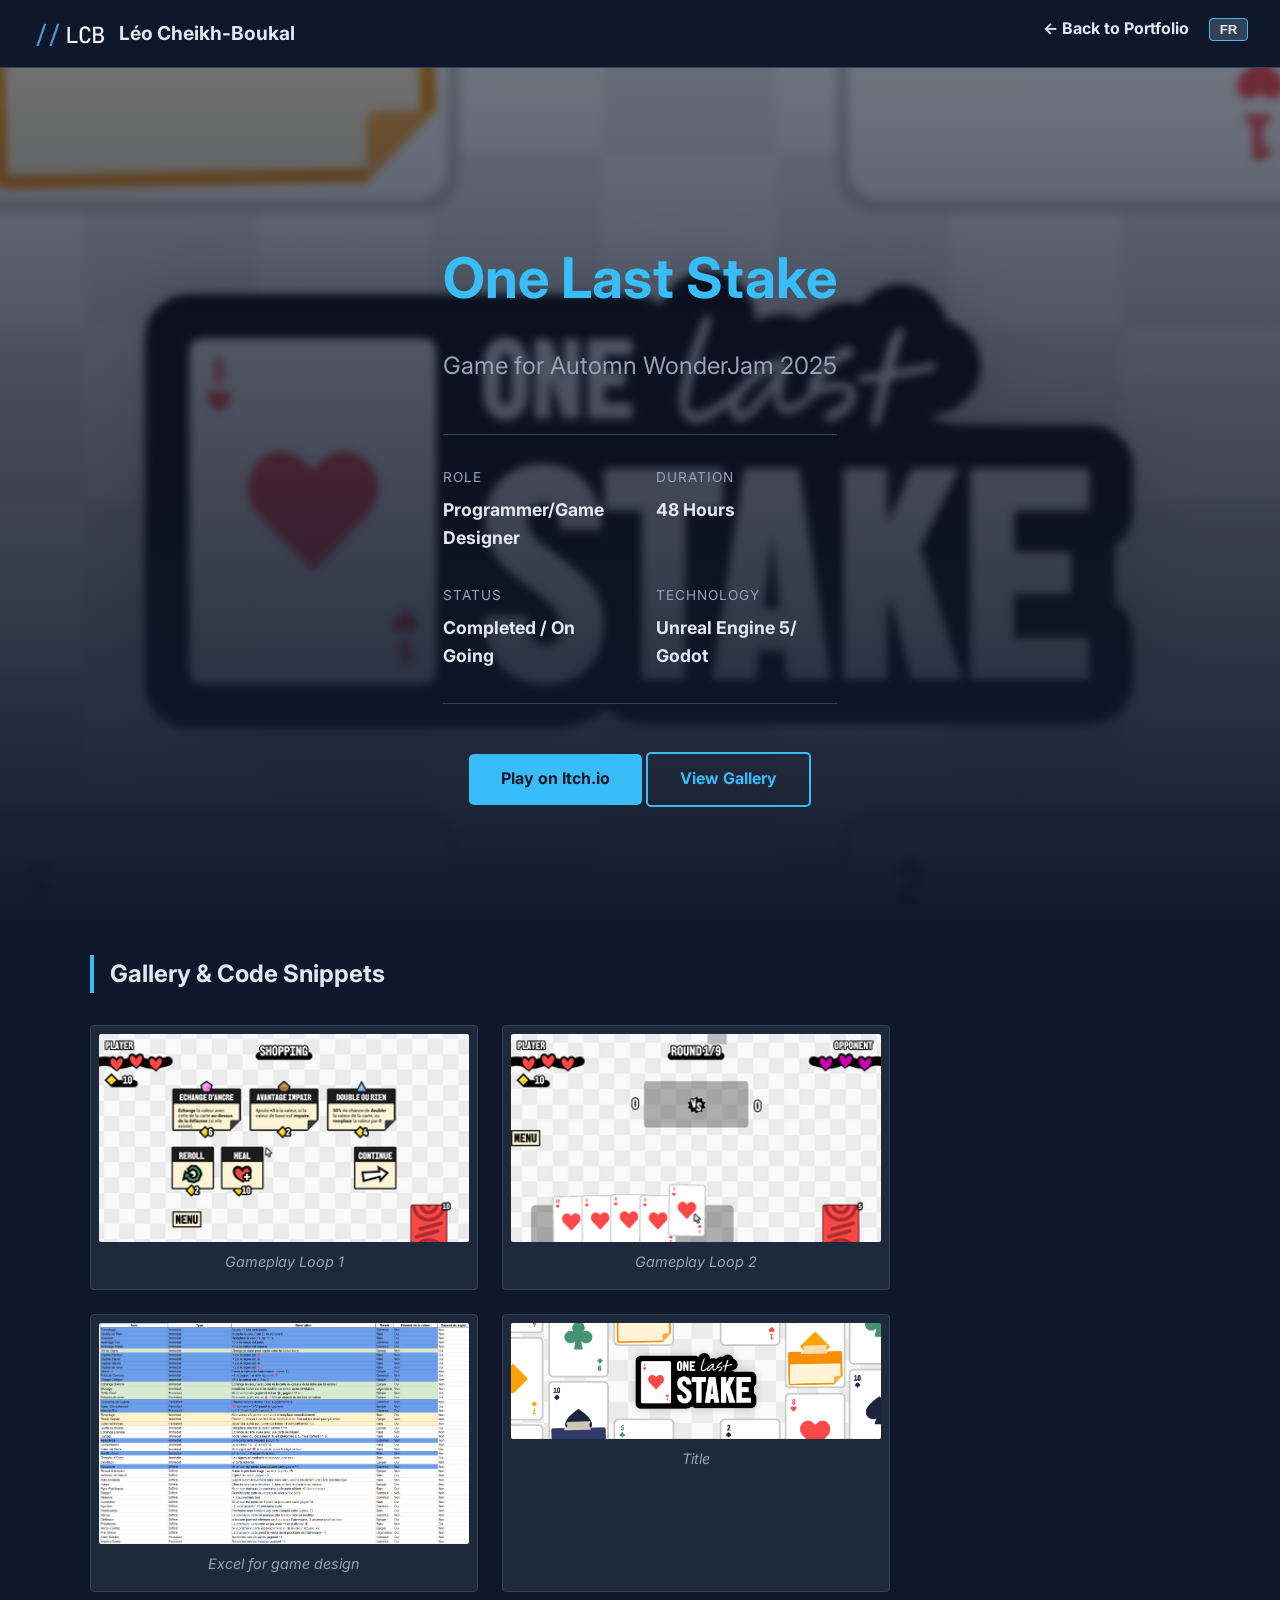
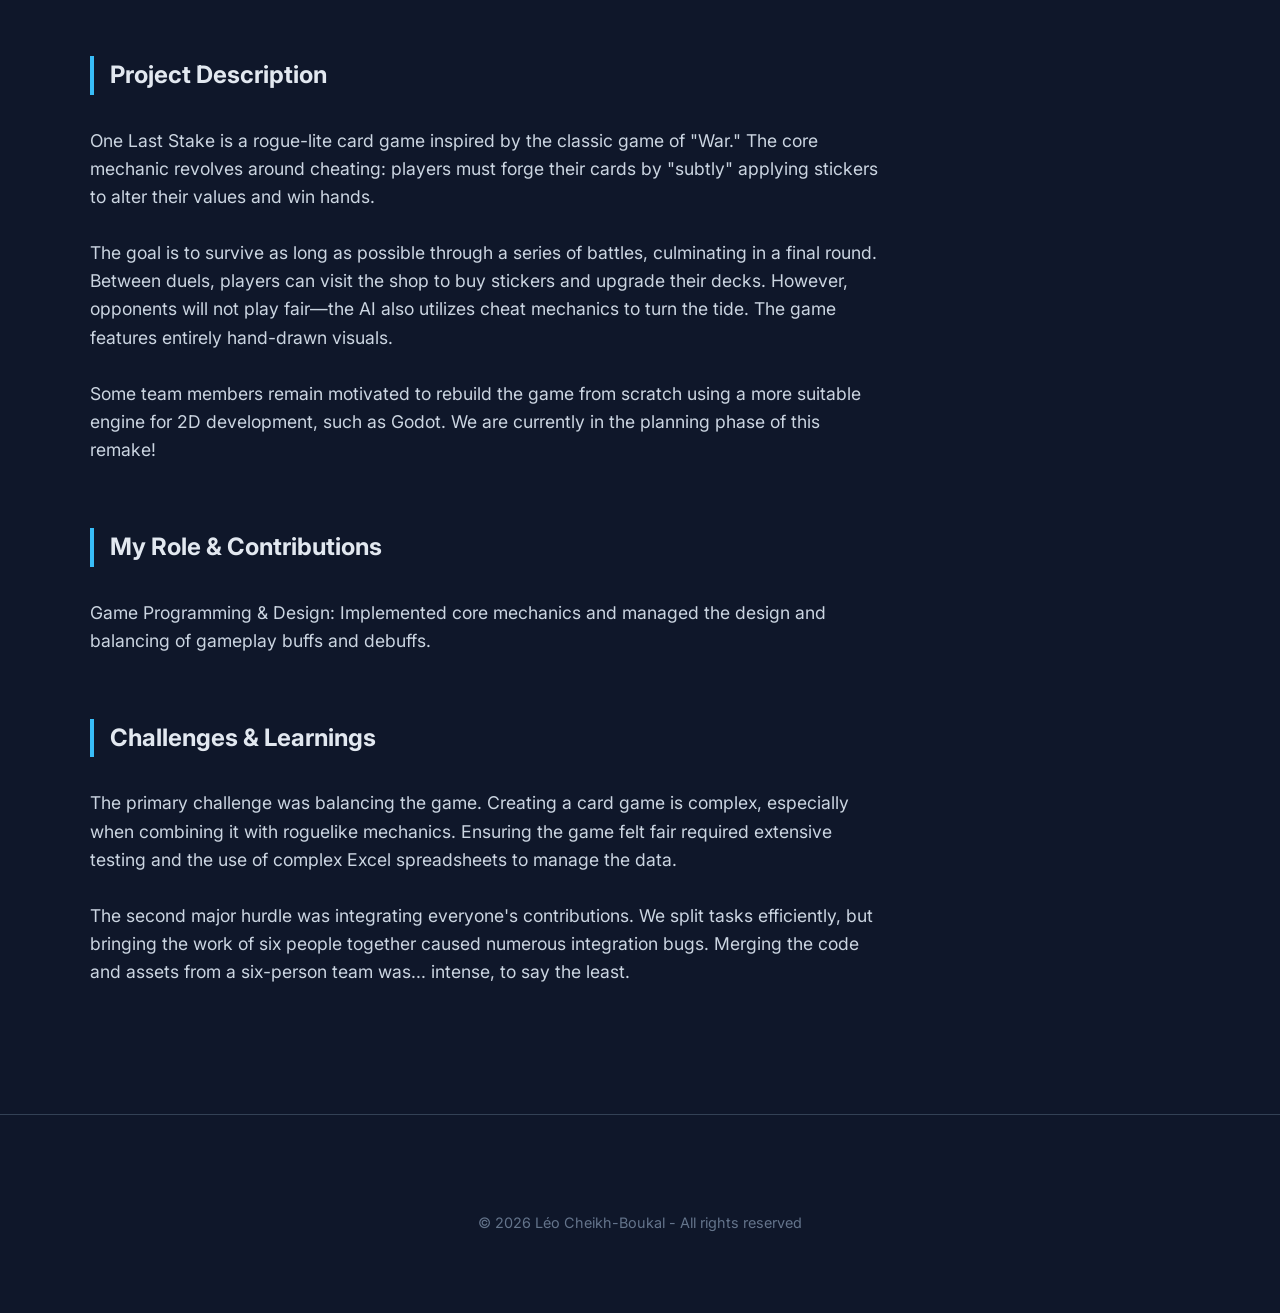
<file: projects/OneLastStake.html>
﻿<!DOCTYPE html>
<html lang="en">
<head>
    <meta charset="UTF-8">
    <meta name="viewport" content="width=device-width, initial-scale=1.0">
    <title>One Last Stake | Léo Cheikh-Boukal</title>
    <link rel="stylesheet" href="../style.css">
    <link href="https://fonts.googleapis.com/css2?family=Inter:wght@400;700&display=swap" rel="stylesheet">
</head>
<body>

<nav>
    <div class="logo">
        <a href="../index.html" class="logo-link">
            <img src="../Assets/LogoLCB.png" alt="// LCB Logo">
            <span class="site-title">Léo Cheikh-Boukal</span>
        </a>
    </div>
    <ul>
        <li><a href="../index.html"><span data-i18n="nav.back">← Back to Portfolio</span></a></li>
        <li><button id="lang-toggle" class="lang-btn">FR</button></li>
    </ul>
</nav>

<header class="project-header" style="--bg-image: url('Assets/OneLastStake.png');">
    <div class="container">
        <h1>One Last Stake</h1> <p class="subtitle">Game for Automn WonderJam 2025</p>

        <div class="project-meta-grid">
            <div class="meta-item">
                <span class="meta-label" data-i18n="project.meta.role">Role</span>
                <span class="meta-value">Programmer/Game Designer</span>
            </div>
            <div class="meta-item">
                <span class="meta-label" data-i18n="project.meta.duration">Duration</span>
                <span class="meta-value">48 Hours</span>
            </div>
            <div class="meta-item">
                <span class="meta-label" data-i18n="project.meta.status">Status</span>
                <span class="meta-value">Completed / On Going</span>
            </div>
            <div class="meta-item">
                <span class="meta-label" data-i18n="project.meta.technology">Technology</span>
                <span class="meta-value">Unreal Engine 5/ Godot</span>
            </div>
        </div>

        <div class="project-links">
            <a href="https://eyrone.itch.io/one-last-stake" target="_blank" class="btn" data-i18n="project.play_itch">Play on Itch.io</a>
            <a href="#Gallery" target="_self" class="btn btn-outline" data-i18n="project.view_gallery">View Gallery</a>
        </div>
    </div>
</header>

<main class="container project-content">

    <div id="Gallery" class="content-block">
        <h2 data-i18n="project.gallery.title">Gallery & Code Snippets</h2>
        <div class="gallery-grid">
            <figure>
                <img src="../Assets/OneLastStake2.png" alt="Gameplay Screenshot">
                <figcaption>Gameplay Loop 1</figcaption>
            </figure>
            <figure>
                <img src="../Assets/OneLastStake3.png" alt="Gameplay Screenshot">
                <figcaption>Gameplay Loop 2</figcaption>
            </figure>
            <figure>
                <img src="../Assets/OneLastStake1.png" alt="Code Editor Screenshot">
                <figcaption>Excel for game design</figcaption>
            </figure>
            <figure>
                <img src="../Assets/OneLastStake.png" alt="Code Editor Screenshot">
                <figcaption>Title</figcaption>
            </figure>
        </div>
    </div>


    <div class="content-block">
        <h2 data-i18n="project.desc.title">Project Description</h2>
        <p>
            One Last Stake is a rogue-lite card game inspired by the classic game of "War." The core mechanic revolves 
            around cheating: players must forge their cards by "subtly" applying stickers to alter their values and win 
            hands.
            <br/>
            <br/>
            The goal is to survive as long as possible through a series of battles, culminating in a final round. 
            Between duels, players can visit the shop to buy stickers and upgrade their decks. However, opponents 
            will not play fair—the AI also utilizes cheat mechanics to turn the tide. The game features entirely 
            hand-drawn visuals.
            <br/>
            <br/>
            Some team members remain motivated to rebuild the game from scratch using a more suitable engine for 2D 
            development, such as Godot. We are currently in the planning phase of this remake!
        </p>
    </div>

    <div class="content-block">
        <h2 data-i18n="project.role.title">My Role & Contributions</h2>
        <p>
            Game Programming & Design: Implemented core mechanics and managed the design and balancing of gameplay buffs
            and debuffs.
        </p>
    </div>

    <div class="content-block">
        <h2 data-i18n="project.challenges.title">Challenges & Learnings</h2>
        <p>
            The primary challenge was balancing the game. Creating a card game is complex, especially 
            when combining it with roguelike mechanics. Ensuring the game felt fair required extensive testing and the 
            use of complex Excel spreadsheets to manage the data.
            <br/>
            <br/>
            The second major hurdle was integrating everyone's contributions. We split tasks efficiently, but bringing 
            the work of six people together caused numerous integration bugs. Merging the code and assets from a 
            six-person team was... intense, to say the least.
        </p>
    </div>



</main>

<footer id="contact">
    <p class="copyright" data-i18n="contact.rights">&copy; 2026 Léo Cheikh-Boukal - All rights reserved</p>
</footer>

<script src="../translations.js"></script>
<script src="../i18n.js"></script>
</body>
</html>
</file>
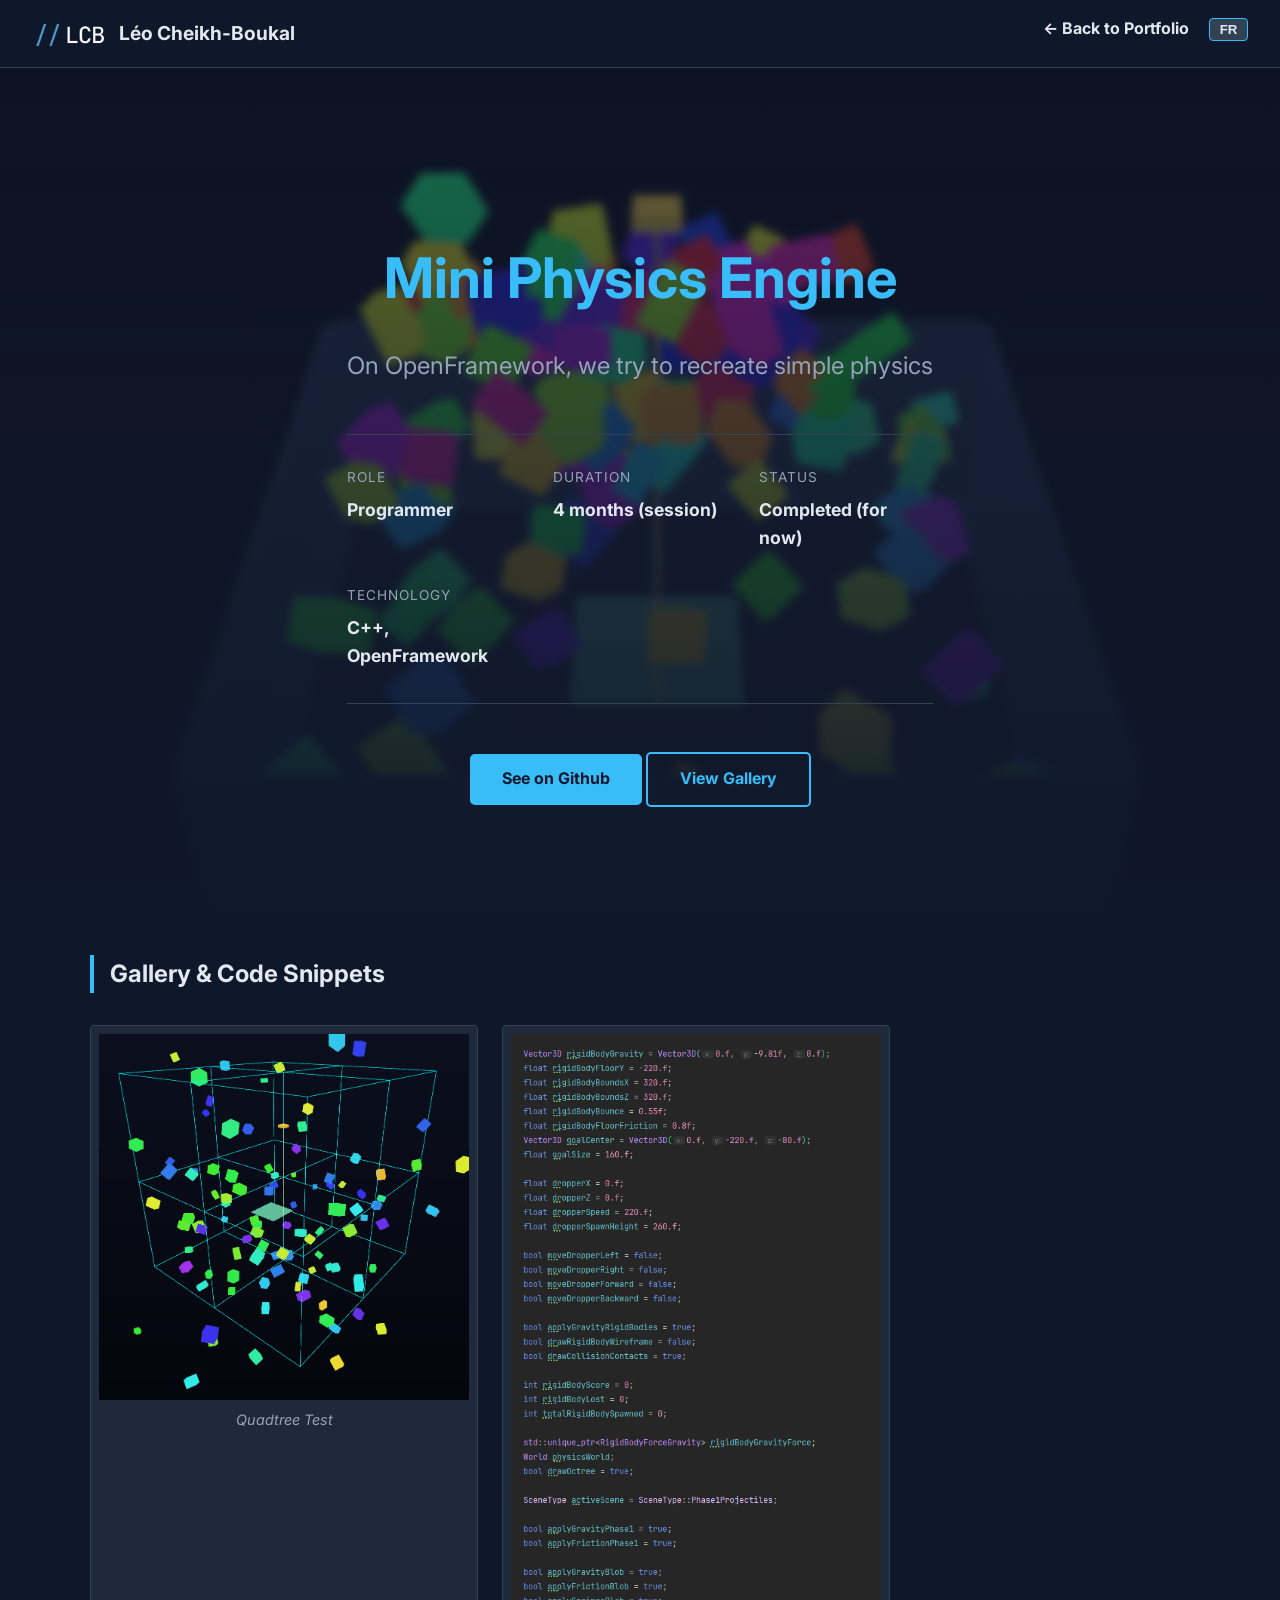
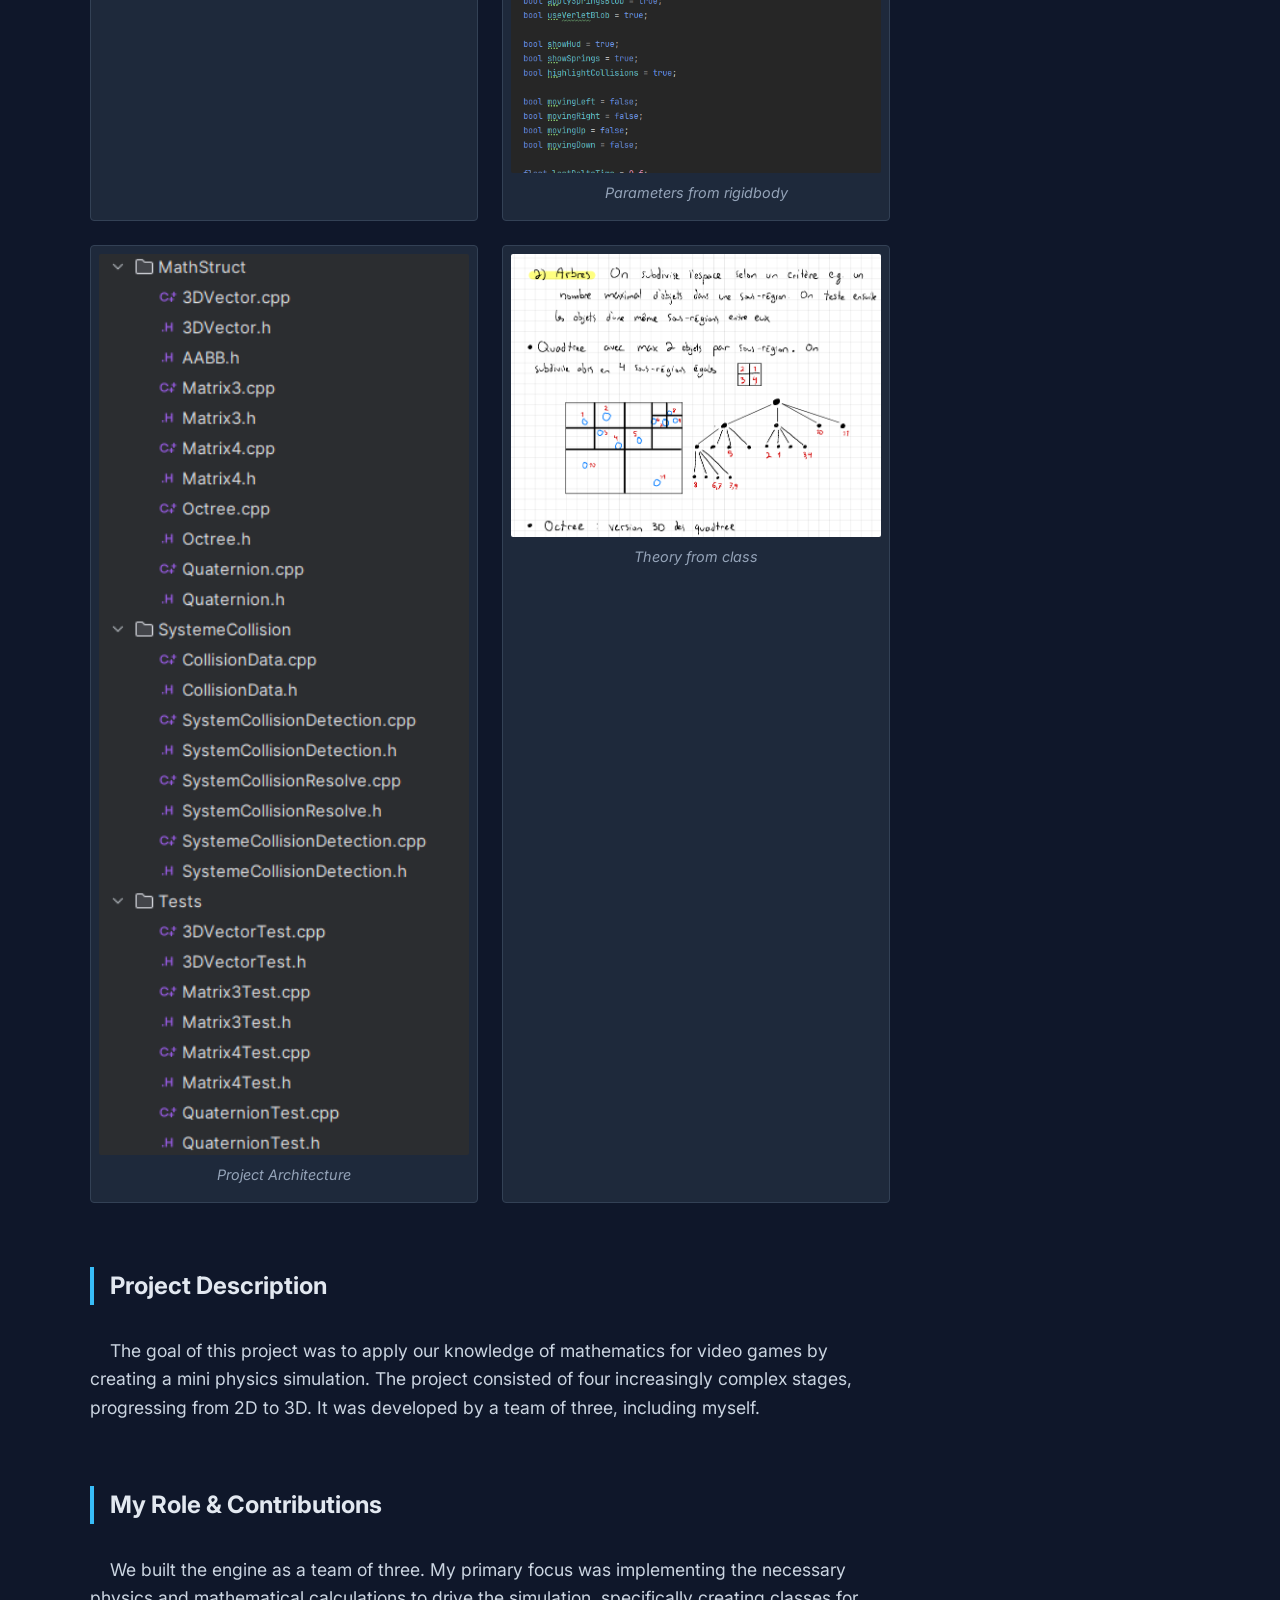
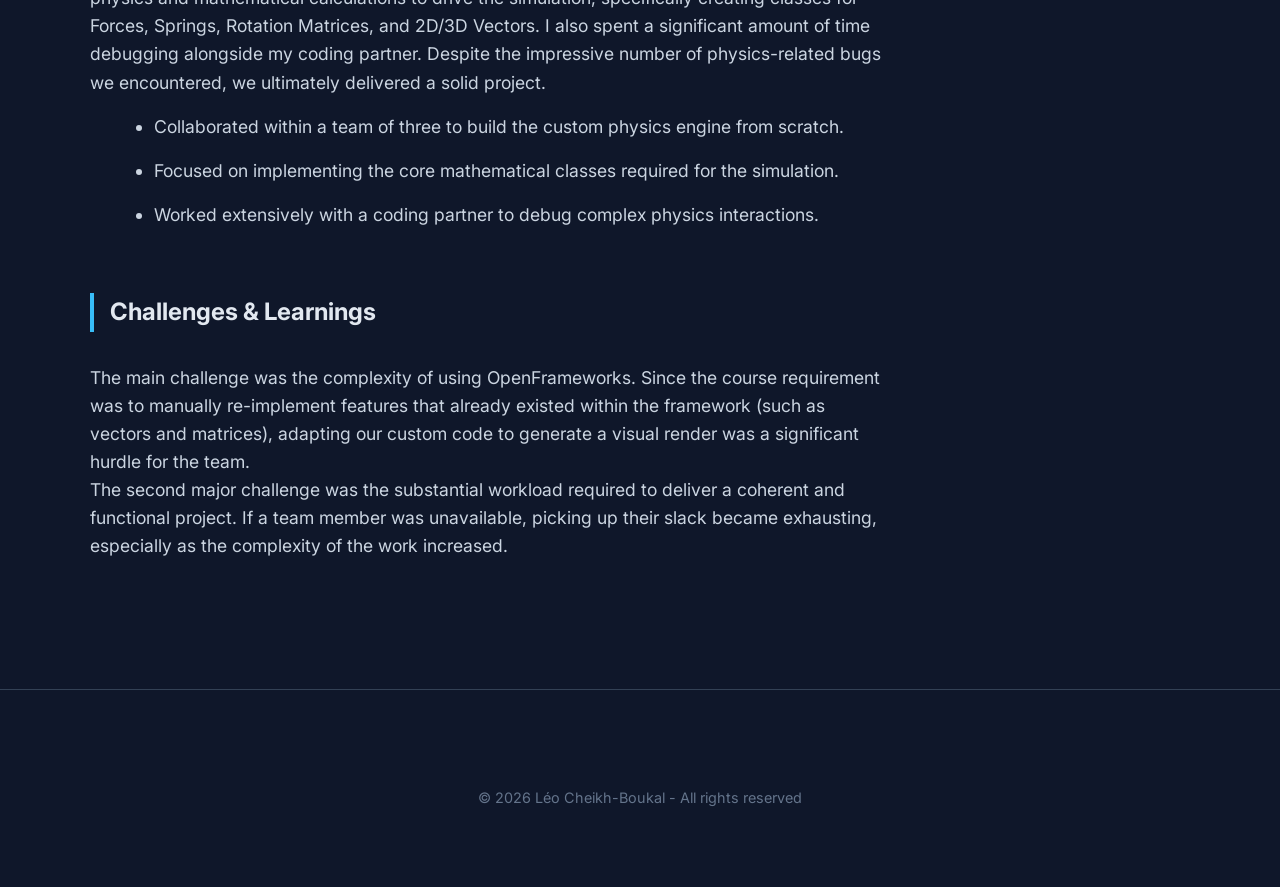
<file: projects/Physics-Engine.html>
﻿<!DOCTYPE html>
<html lang="en">
<head>
    <meta charset="UTF-8">
    <meta name="viewport" content="width=device-width, initial-scale=1.0">
    <title>Mini Physics Engine | Léo Cheikh-Boukal</title>
    <link rel="stylesheet" href="../style.css">
    <link href="https://fonts.googleapis.com/css2?family=Inter:wght@400;700&display=swap" rel="stylesheet">
</head>
<body>

<nav>
    <div class="logo">
        <a href="../index.html" class="logo-link">
            <img src="../Assets/LogoLCB.png" alt="// LCB Logo">
            <span class="site-title">Léo Cheikh-Boukal</span>
        </a>
    </div>
    <ul>
        <li><a href="../index.html#projects"><span data-i18n="nav.back">← Back to Portfolio</span></a></li>
        <li><button id="lang-toggle" class="lang-btn">FR</button></li>
    </ul>
</nav>

<header class="project-header" style="--bg-image: url('Assets/Moteur.png');">
    <div class="container">
        <h1>Mini Physics Engine</h1> <p class="subtitle">On OpenFramework, we try to recreate simple physics</p>

        <div class="project-meta-grid">
            <div class="meta-item">
                <span class="meta-label" data-i18n="project.meta.role">Role</span>
                <span class="meta-value">Programmer</span>
            </div>
            <div class="meta-item">
                <span class="meta-label" data-i18n="project.meta.duration">Duration</span>
                <span class="meta-value">4 months (session)</span>
            </div>
            <div class="meta-item">
                <span class="meta-label" data-i18n="project.meta.status">Status</span>
                <span class="meta-value">Completed (for now)</span>
            </div>
            <div class="meta-item">
                <span class="meta-label" data-i18n="project.meta.technology">Technology</span>
                <span class="meta-value">C++, OpenFramework</span>
            </div>
        </div>

        <div class="project-links">
            <a href="https://github.com/Leptar/AYLMoteurPhysique" target="_blank" class="btn" data-i18n="project.see_github">See on Github</a>
            <a href="#Gallery" target="_self" class="btn btn-outline" data-i18n="project.view_gallery">View Gallery</a>
        </div>
    </div>
</header>

<main class="container project-content">

    <div id="Gallery" class="content-block">
        <h2 data-i18n="project.gallery.title">Gallery & Code Snippets</h2>
        <div class="gallery-grid">
            <figure>
                <img src="../Assets/Moteur1.png" alt="Gameplay Screenshot">
                <figcaption>Quadtree Test</figcaption>
            </figure>
            <figure>
                <img src="../Assets/Moteur2.png" alt="Code Editor Screenshot">
                <figcaption>Parameters from rigidbody</figcaption>
            </figure>
            <figure>
                <img src="../Assets/Moteur5.png" alt="Code Editor Screenshot">
                <figcaption>Project Architecture</figcaption>
            </figure>
            <figure>
                <img src="../Assets/Moteur4.png" alt="Code Editor Screenshot">
                <figcaption>Theory from class</figcaption>
            </figure>
        </div>
    </div>

    <div class="content-block">
        <h2 data-i18n="project.desc.title">Project Description</h2>
        <p>
            &nbsp;&nbsp;&nbsp;&nbsp;The goal of this project was to apply our knowledge of mathematics for video games by creating a mini 
            physics simulation. The project consisted of four increasingly complex stages, progressing from 2D to 3D.
            It was developed by a team of three, including myself.
        </p>
    </div>

    <div class="content-block">
        <h2 data-i18n="project.role.title">My Role & Contributions</h2>
        <p>
            &nbsp;&nbsp;&nbsp;&nbsp;We built the engine as a team of three. My primary focus was implementing the necessary physics and 
            mathematical calculations to drive the simulation, specifically creating classes for Forces, Springs, 
            Rotation Matrices, and 2D/3D Vectors. I also spent a significant amount of time debugging alongside my 
            coding partner. Despite the impressive number of physics-related bugs we encountered, we ultimately 
            delivered a solid project.
        </p>
        <ul>
            <li>Collaborated within a team of three to build the custom physics engine from scratch.</li>
            <li>Focused on implementing the core mathematical classes required for the simulation.</li>
            <li>Worked extensively with a coding partner to debug complex physics interactions.</li>
    </ul>
    </div>

    <div class="content-block">
        <h2 data-i18n="project.challenges.title">Challenges & Learnings</h2>
        <p>
            The main challenge was the complexity of using OpenFrameworks. Since the course requirement was to manually
            re-implement features that already existed within the framework (such as vectors and matrices), adapting our
            custom code to generate a visual render was a significant hurdle for the team. 
            <br/>
            The second major challenge was the substantial workload required to deliver a coherent and functional 
            project. If a team member was unavailable, picking up their slack became exhausting, especially as the 
            complexity of the work increased.
        </p>
    </div>



</main>

<footer id="contact">
    <p class="copyright" data-i18n="contact.rights">&copy; 2026 Léo Cheikh-Boukal - All rights reserved</p>
</footer>

<script src="../translations.js"></script>
<script src="../i18n.js"></script>
</body>
</html>
</file>
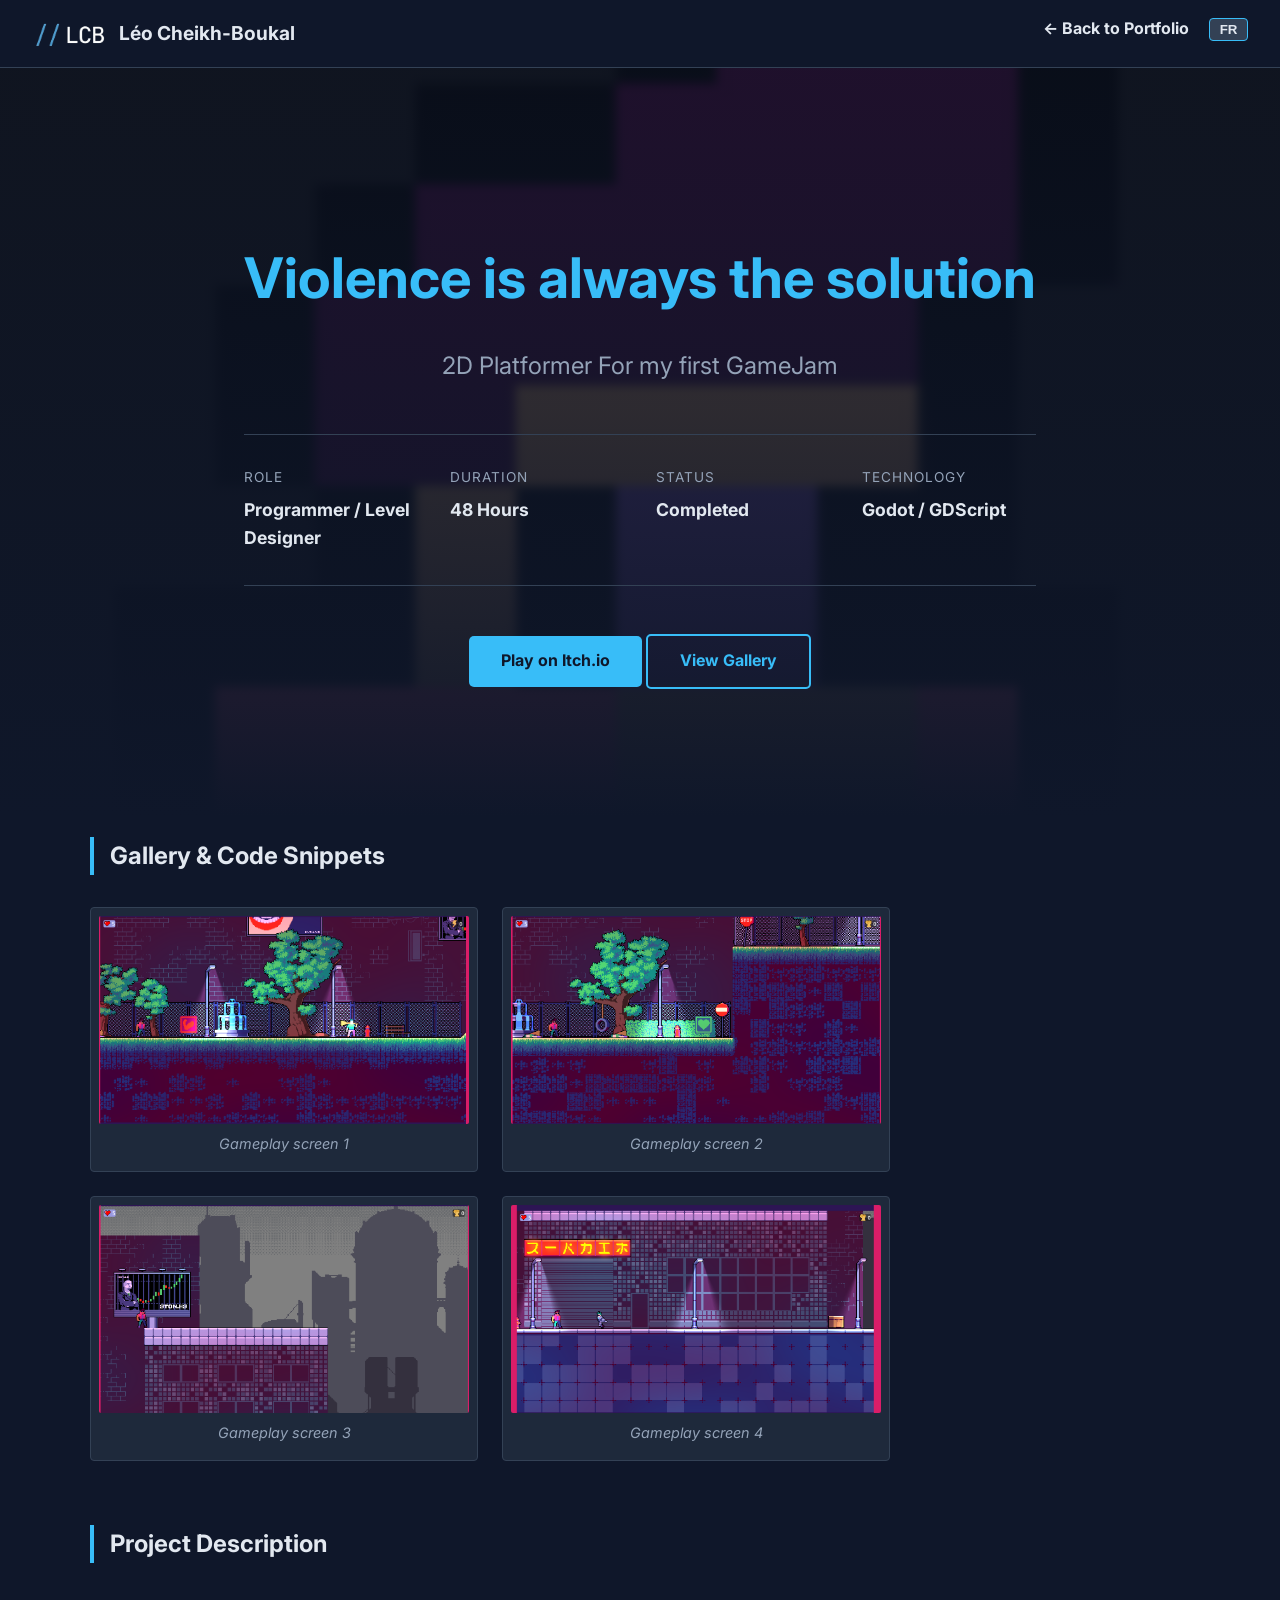
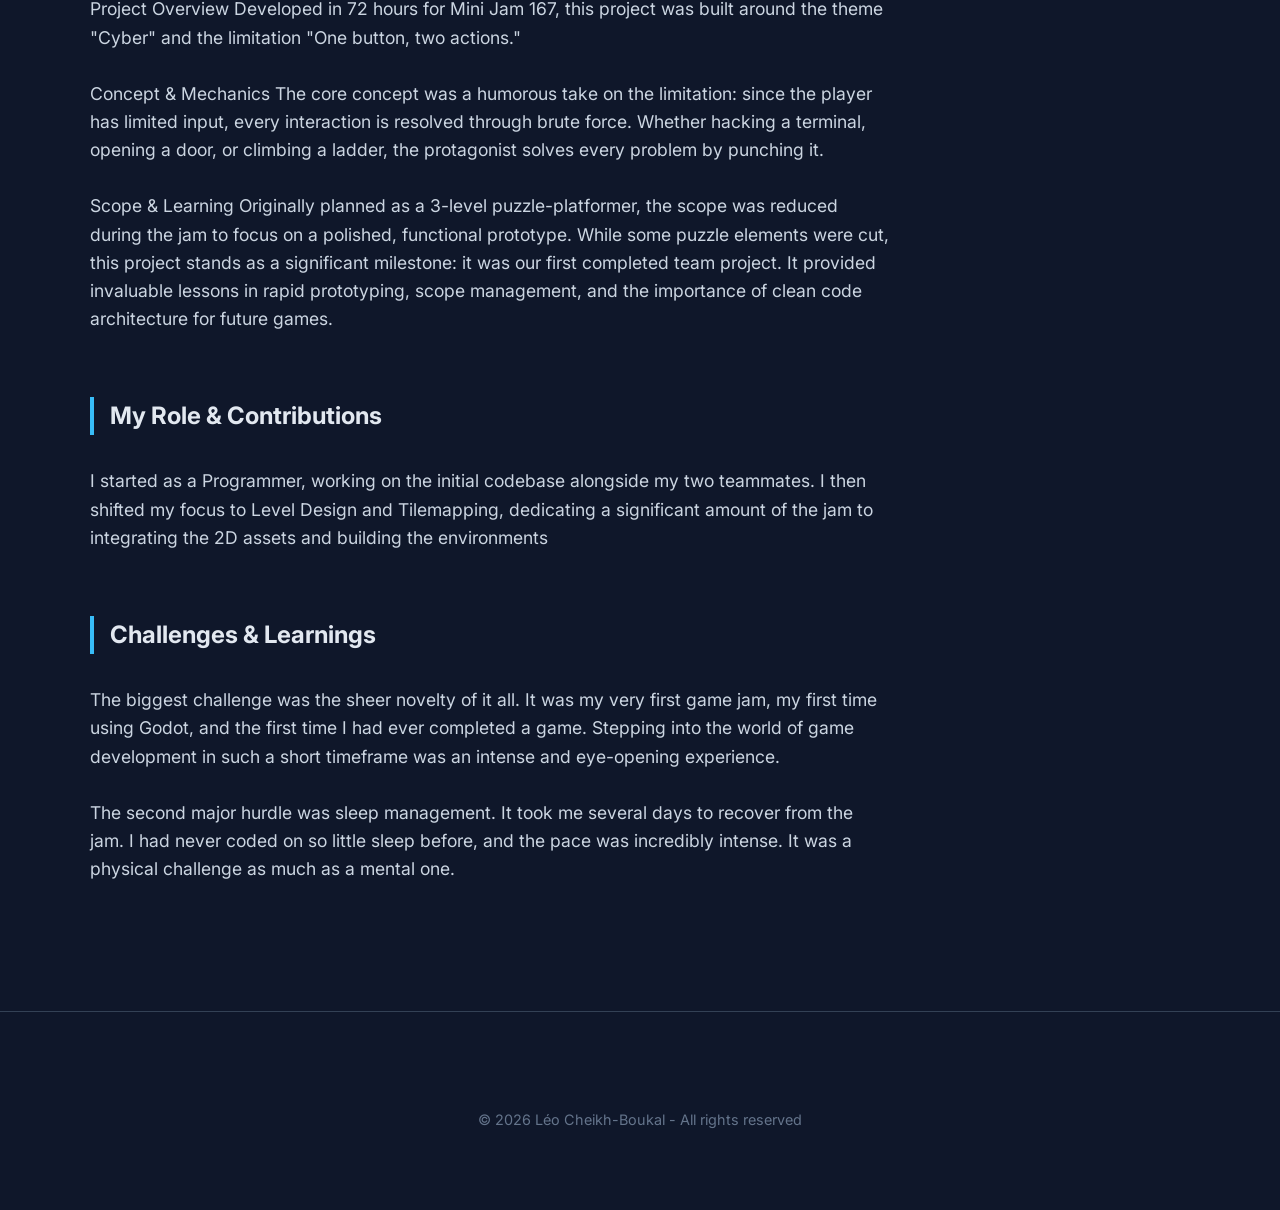
<file: projects/VIAS.html>
﻿<!DOCTYPE html>
<html lang="en">
<head>
    <meta charset="UTF-8">
    <meta name="viewport" content="width=device-width, initial-scale=1.0">
    <title>VIAS | Léo Cheikh-Boukal</title>
    <link rel="stylesheet" href="../style.css">
    <link href="https://fonts.googleapis.com/css2?family=Inter:wght@400;700&display=swap" rel="stylesheet">
</head>
<body>

<nav>
    <div class="logo">
        <a href="../index.html" class="logo-link">
            <img src="../Assets/LogoLCB.png" alt="// LCB Logo">
            <span class="site-title">Léo Cheikh-Boukal</span>
        </a>
    </div>
    <ul>
        <li><a href="../index.html"><span data-i18n="nav.back">← Back to Portfolio</span></a></li>
        <li><button id="lang-toggle" class="lang-btn">FR</button></li>
    </ul>
</nav>

<header class="project-header" style="--bg-image: url('Assets/VIAS.png');">
    <div class="container">
        <h1>Violence is always the solution</h1> <p class="subtitle">2D Platformer For my first GameJam</p>

        <div class="project-meta-grid">
            <div class="meta-item">
                <span class="meta-label" data-i18n="project.meta.role">Role</span>
                <span class="meta-value">Programmer / Level Designer</span>
            </div>
            <div class="meta-item">
                <span class="meta-label" data-i18n="project.meta.duration">Duration</span>
                <span class="meta-value">48 Hours</span>
            </div>
            <div class="meta-item">
                <span class="meta-label" data-i18n="project.meta.status">Status</span>
                <span class="meta-value">Completed</span>
            </div>
            <div class="meta-item">
                <span class="meta-label" data-i18n="project.meta.technology">Technology</span>
                <span class="meta-value">Godot / GDScript</span>
            </div>
        </div>

        <div class="project-links">
            <a href="https://tomdouaud.itch.io/violence-is-always-the-anwser" target="_blank" class="btn" data-i18n="project.play_itch">Play on Itch.io</a>
            <a href="#Gallery" target="_self" class="btn btn-outline" data-i18n="project.view_gallery">View Gallery</a>
        </div>
    </div>
</header>

<main class="container project-content">

    <div id="Gallery" class="content-block">
        <h2 data-i18n="project.gallery.title">Gallery & Code Snippets</h2>
        <div class="gallery-grid">
            <figure>
                <img src="../Assets/VIAS1.png" alt="Gameplay Screenshot">
                <figcaption>Gameplay screen 1</figcaption>
            </figure>
            <figure>
                <img src="../Assets/VIAS2.png" alt="Code Editor Screenshot">
                <figcaption>Gameplay screen 2</figcaption>
            </figure>
            <figure>
                <img src="../Assets/VIAS3.png" alt="Code Editor Screenshot">
                <figcaption>Gameplay screen 3</figcaption>
            </figure>
            <figure>
                <img src="../Assets/VIAS4.png" alt="Code Editor Screenshot">
                <figcaption>Gameplay screen 4</figcaption>
            </figure>
        </div>
    </div>

    
    <div class="content-block">
        <h2 data-i18n="project.desc.title">Project Description</h2>
        <p>
            Project Overview Developed in 72 hours for Mini Jam 167, this project was built around the theme "Cyber" 
            and the limitation "One button, two actions."
            <br/>
            <br/>
            Concept & Mechanics The core concept was a humorous take on the limitation: since the player has limited 
            input, every interaction is resolved through brute force. Whether hacking a terminal, opening a door, or 
            climbing a ladder, the protagonist solves every problem by punching it.
            <br/>
            <br/>
            Scope & Learning Originally planned as a 3-level puzzle-platformer, the scope was reduced during the jam to 
            focus on a polished, functional prototype. While some puzzle elements were cut, this project stands as a 
            significant milestone: it was our first completed team project. It provided invaluable lessons in rapid 
            prototyping, scope management, and the importance of clean code architecture for future games.
        </p>
    </div>

    <div class="content-block">
        <h2 data-i18n="project.role.title">My Role & Contributions</h2>
        <p>
            I started as a Programmer, working on the initial codebase alongside my two teammates. I then shifted my 
            focus to Level Design and Tilemapping, dedicating a significant amount of the jam to integrating the 2D 
            assets and building the environments
        </p>
    </div>

    <div class="content-block">
        <h2 data-i18n="project.challenges.title">Challenges & Learnings</h2>
        <p>
            The biggest challenge was the sheer novelty of it all. It was my very first game 
            jam, my first time using Godot, and the first time I had ever completed a game. Stepping into the world of 
            game development in such a short timeframe was an intense and eye-opening experience.
            <br/>
            <br/>
            The second major hurdle was sleep management. It took me several days to recover from the 
            jam. I had never coded on so little sleep before, and the pace was incredibly intense. It was a physical 
            challenge as much as a mental one.
        </p>
    </div>



</main>

<footer id="contact">
    <p class="copyright" data-i18n="contact.rights">&copy; 2026 Léo Cheikh-Boukal - All rights reserved</p>
</footer>

<script src="../translations.js"></script>
<script src="../i18n.js"></script>
</body>
</html>
</file>
<file: style.css>
﻿/* Reset et Base */
body {
    margin: 0;
    font-family: 'Inter', sans-serif;
    background-color: #0f172a; /* Fond bleu nuit très sombre */
    color: #e2e8f0; /* Texte clair */
    line-height: 1.6;
}

/* Navigation */
nav {
    display: flex;
    justify-content: space-between;
    padding: 1rem 2rem;
    background: #0f172a;
    position: sticky;
    top: 0;
    border-bottom: 1px solid #334155;
    z-index: 1000;
}

nav .logo {
    display: flex;
    align-items: center;
}

nav .logo img {
    height: 35px; 
    width: auto;  
    display: block;
}

/* Site title next to logo */
.site-title {
    color: #e2e8f0;
    font-weight: bold;
    font-size: 1.2rem;
    margin-left: 10px;
    text-decoration: none;
}

.logo-link {
    display: flex;
    align-items: center;
    text-decoration: none;
}

.logo-link:hover .site-title {
    color: #38bdf8;
}

nav ul { list-style: none; display: flex; gap: 20px; padding: 0; margin: 0; }
nav a { text-decoration: none; color: #e2e8f0; font-weight: bold; transition: color 0.3s; }
nav a:hover { color: #38bdf8; /* Bleu clair */ }

/* Sections */
.container { max-width: 1100px; margin: 0 auto; padding: 4rem 2rem; }

/* Titres */
h2 {
    border-left: 4px solid #38bdf8; /* Barre bleue à gauche */
    padding-left: 1rem;
    margin-bottom: 2rem;
    color: #f1f5f9;
}

/* Hero Section */
header, .project-header{
    height: 80vh;
    display: flex;
    align-items: center;
    justify-content: center;
    text-align: center;
    padding: 0 1rem;
    position: relative;
    overflow: hidden;
    background-color: #0f172a;
}

header::before, .project-header::before {
    content: "";
    position: absolute;
    top: 0; left: 0; width: 100%; height: 100%;

    background-image: var(--bg-image);
    background-position: center center;
    background-size: cover;

    filter: blur(4px);
    transform: scale(1.1); /* Agrandir pour cacher les bords flous */
    z-index: 0;
}

header::after, .project-header::after {
    content: "";
    position: absolute;
    top: 0; left: 0; width: 100%; height: 100%;

    /* Dégradé sombre pour la lisibilité du texte */
    background: linear-gradient(to bottom, rgba(15, 23, 42, 0.6), #0f172a);
    z-index: 1;
}

/* 4. Le contenu (Texte, Boutons) doit être au-dessus des calques */
.hero-content, .container {
    position: relative;
    z-index: 2; /* Au premier plan */
}

/* Spécificités pour l'accueil */
header h1 { font-size: 3rem; margin-bottom: 0.5rem; color: #ffffff; }
header h2 { border: none; font-size: 1.5rem; color: #94a3b8; font-weight: normal; margin-top: 0; }

/* Spécificités pour les pages projets (écraser la hauteur) */
.project-header {
    height: auto !important; /* Pas de 80vh pour les projets */
    min-height: 50vh;
    padding: 6rem 1rem;
}

.project-header h1 { font-size: 3.5rem; color: #38bdf8; margin-bottom: 0.5rem; }
.subtitle { font-size: 1.5rem; color: #94a3b8; margin-bottom: 3rem; }

.highlight {
    color: #38bdf8;
    font-size: 1.2rem;
    font-weight: bold;
    margin-bottom: 2rem;
    display: block;
}

/* Boutons */
.hero-btns { display: flex; gap: 1rem; justify-content: center; flex-wrap: wrap; }

.btn {
    display: inline-block;
    padding: 0.8rem 2rem;
    background: #38bdf8;
    color: #0f172a; /* Texte foncé sur fond bleu */
    text-decoration: none;
    font-weight: bold;
    border-radius: 5px;
    transition: transform 0.2s;
}
.btn:hover { transform: translateY(-2px); filter: brightness(1.1); }

.btn-outline {
    border: 2px solid #38bdf8;
    background: transparent;
    color: #38bdf8;
    padding: 0.8rem 2rem;
    text-decoration: none;
    font-weight: bold;
    border-radius: 5px;
    transition: background 0.3s, color 0.3s;
}
.btn-outline:hover { background: #38bdf8; color: #0f172a; }

/* Grilles */
.skills-grid, .projects-grid {
    display: grid;
    grid-template-columns: repeat(auto-fit, minmax(300px, 1fr));
    gap: 2rem;
}

/* Cartes (Compétences & Projets) */
.skill-card, .project-card {
    background: #1e293b; /* Fond carte légèrement plus clair */
    padding: 2rem;
    border-radius: 8px;
    border: 1px solid #334155;
    transition: transform 0.2s;
    position: relative; /* For absolute positioned link */
}
.skill-card:hover, .project-card:hover { transform: translateY(-5px); border-color: #38bdf8; }

.skill-card h3 { color: #38bdf8; margin-top: 0; }
.sub-skill { color: #94a3b8; font-size: 0.9rem; margin-top: 0.5rem; }

.project-card img {
    width: 100%;
    height: 200px; /* Force une hauteur fixe */
    object-fit: cover; /* Recadre l'image sans l'écraser */
    border-radius: 4px;
    margin-bottom: 1rem;
    background-color: #1e293b; /* Couleur de fond pendant le chargement */
}

/* Tags Projets */
.tags { margin-top: 1rem; }
.tags span {
    display: inline-block;
    background: #334155;
    font-size: 0.8rem;
    padding: 0.2rem 0.6rem;
    border-radius: 4px;
    margin-right: 0.5rem;
    margin-bottom: 0.5rem;
    color: #e2e8f0;
}

.project-link {
    display: inline-block;
    margin-top: 1rem;
    color: #38bdf8;
    text-decoration: none;
    font-weight: bold;
}
.project-link:hover { text-decoration: underline; }

/* Full card clickable link */
.card-full-link {
    position: absolute;
    top: 0;
    left: 0;
    width: 100%;
    height: 100%;
    z-index: 10;
    /* Make sure screen readers only read it once or handle it properly */
    text-indent: -9999px;
    color: transparent;
}

/* Timeline Formation */
.timeline { display: flex; flex-direction: column; gap: 1.5rem; }
.timeline-item {
    background: #1e293b;
    padding: 1.5rem;
    border-left: 4px solid #38bdf8;
    border-radius: 0 8px 8px 0;
}
.timeline-item h3 { margin: 0 0 0.5rem 0; color: #f1f5f9; border: none; padding: 0; }
.timeline-item .date {
    display: block;
    color: #38bdf8;
    font-size: 0.9rem;
    font-weight: bold;
    margin-bottom: 0.5rem;
}

/* Footer */
footer {
    text-align: center;
    padding: 4rem 2rem;
    background: #0f172a;
    border-top: 1px solid #334155;
}
.social-links { margin: 2rem 0; }
.social-links a { color: #94a3b8; text-decoration: none; margin: 0 0.5rem; }
.social-links a:hover { color: #38bdf8; }
.copyright { color: #64748b; font-size: 0.9rem; margin-top: 2rem; }

/* Responsive Mobile */
@media (max-width: 768px) {
    nav { flex-direction: column; align-items: center; gap: 1rem; }
    nav ul { gap: 10px; flex-wrap: wrap; justify-content: center; }
    header h1 { font-size: 2rem; }
}

.project-header {
    height: auto; /* On enlève la hauteur fixe de 80vh */
    min-height: 40vh;
    padding: 4rem 1rem;
}

.project-header h1 {
    font-size: 3.5rem;
    color: #38bdf8;
    margin-bottom: 0.5rem;
}

.subtitle {
    font-size: 1.5rem;
    color: #94a3b8;
    margin-bottom: 3rem;
}

/* Grille de métadonnées (Role, Status, etc.) */
.project-meta-grid {
    display: grid;
    grid-template-columns: repeat(auto-fit, minmax(150px, 1fr));
    gap: 2rem;
    margin-bottom: 3rem;
    text-align: left;
    border-top: 1px solid #334155;
    border-bottom: 1px solid #334155;
    padding: 2rem 0;
}

.meta-item { display: flex; flex-direction: column; }
.meta-label { color: #94a3b8; font-size: 0.85rem; text-transform: uppercase; letter-spacing: 1px; margin-bottom: 0.5rem; }
.meta-value { color: #e2e8f0; font-weight: bold; font-size: 1.1rem; }

.project-links { margin-top: 2rem; }

/* Contenu principal */
.project-content { padding-top: 0; }

.main-project-image {
    width: 100%;
    height: auto;
    border-radius: 8px;
    border: 1px solid #334155;
    margin-bottom: 4rem;
    box-shadow: 0 10px 30px rgba(0,0,0,0.5);
}

.content-block {
    margin-bottom: 4rem;
    max-width: 800px; /* Pour une meilleure lisibilité */
}

.content-block h2 { color: #e2e8f0; border-left-color: #38bdf8; }
.content-block p, .content-block li { color: #cbd5e1; font-size: 1.1rem; margin-bottom: 1rem; }
.content-block ul { margin-left: 1.5rem; }

/* Galerie */
.gallery-grid {
    display: grid;
    grid-template-columns: repeat(auto-fit, minmax(300px, 1fr));
    gap: 1.5rem;
}

.gallery-grid figure {
    margin: 0;
    background: #1e293b;
    padding: 0.5rem;
    border-radius: 4px;
    border: 1px solid #334155;
}

.gallery-grid img, .gallery-grid video {
    width: 100%;
    height: auto;
    display: block;
    border-radius: 2px;
}

.gallery-grid figcaption {
    text-align: center;
    padding: 0.5rem;
    color: #94a3b8;
    font-size: 0.9rem;
    font-style: italic;
}

.image-container {
    position: relative;
    overflow: hidden; /* Pour que le badge ne dépasse pas des coins arrondis si besoin */
    border-radius: 4px;
}

.status-badge {
    position: absolute;
    top: 10px;
    right: 10px;
    padding: 4px 10px;
    border-radius: 20px; /* Forme de pilule */
    font-size: 0.75rem;
    font-weight: bold;
    text-transform: uppercase;
    color: #ffffff; /* Texte blanc par défaut */
    box-shadow: 0 2px 4px rgba(0,0,0,0.5); /* Petite ombre pour lisibilité */
    z-index: 10;
}

/* --- Codes Couleurs --- */

/* Vert pour Terminé */
.status-completed {
    background-color: #10b981;
}

/* Orange/Jaune pour En cours (On Going) */
.status-on-going {
    background-color: #f59e0b;
}

/* Gris ou Rouge pour Abandonné */
.status-abandoned {
    background-color: #64748b; /* Gris neutre */
    /* background-color: #ef4444; /* Ou Rouge si tu préfères */
}

/* Bleu/Violet pour Prototype */
.status-prototype {
    background-color: #8b5cf6;
}

/* Bouton de langue */
.lang-btn {
    background: #334155;
    color: #e2e8f0;
    border: 1px solid #38bdf8;
    border-radius: 4px;
    padding: 0.2rem 0.6rem;
    cursor: pointer;
    font-weight: bold;
    transition: background 0.3s, color 0.3s;
}
.lang-btn:hover {
    background: #38bdf8;
    color: #0f172a;
}

.btn-disabled {
    pointer-events: none; /* Empêche le clic */
    opacity: 0.5;        /* Style visuel grisé */
    cursor: not-allowed;
}
</file>
